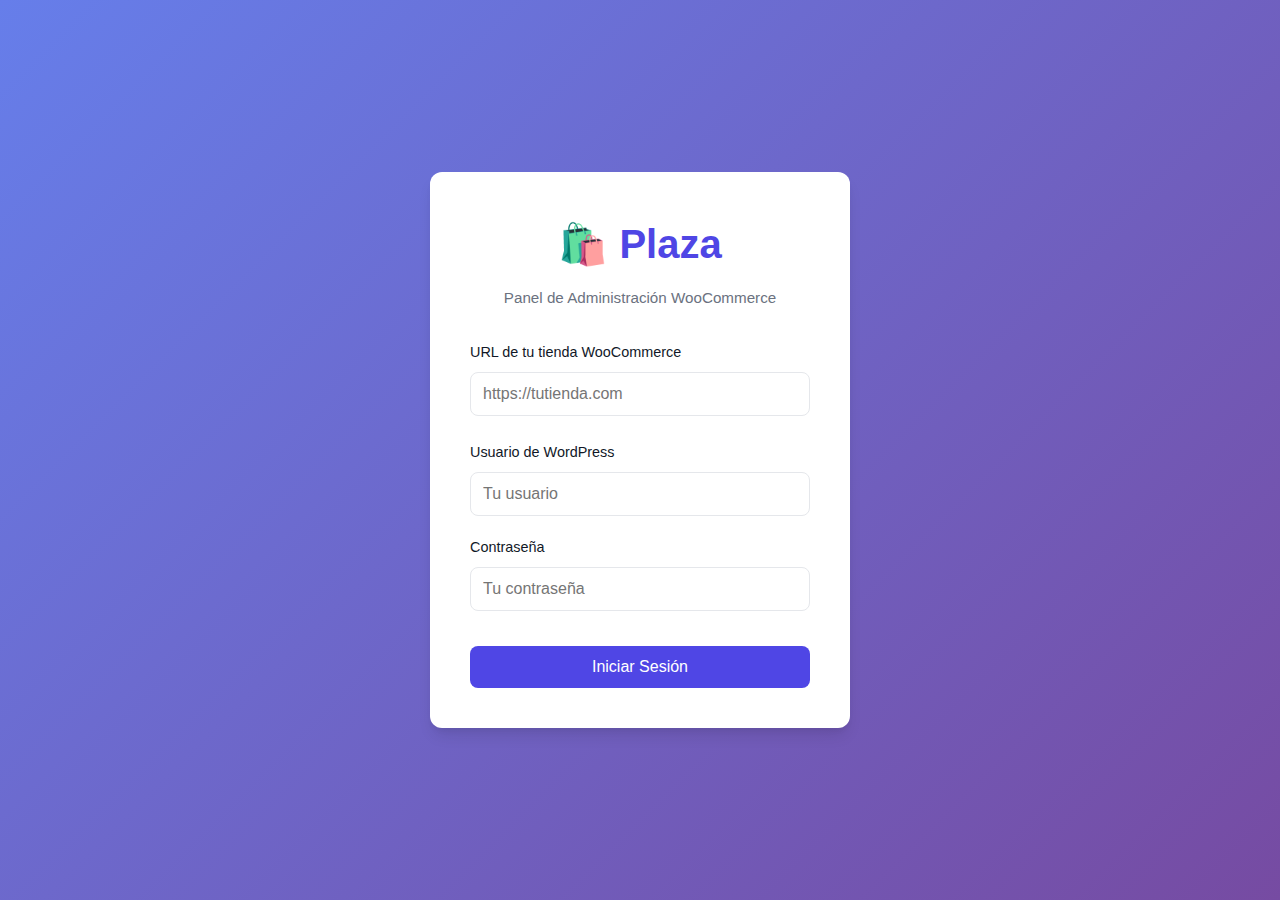
<file: index.html>
<!DOCTYPE html>
<html lang="es">
<head>
    <meta charset="UTF-8">
    <meta name="viewport" content="width=device-width, initial-scale=1.0">
    <title>Plaza - Panel de Administración</title>
    <link rel="stylesheet" href="styles.css">
</head>
<body>
    <!-- Pantalla de Login -->
    <div id="login-screen" class="screen active">
        <div class="login-container">
            <div class="login-box">
                <h1>🛍️ Plaza</h1>
                <p class="subtitle">Panel de Administración WooCommerce</p>
                
                <!-- Campo de URL -->
                <div class="form-group">
                    <label for="woocommerce-url">URL de tu tienda WooCommerce</label>
                    <input type="url" id="woocommerce-url" name="woocommerce-url" placeholder="https://tutienda.com" required>
                </div>
                
                <!-- Formulario de Login Simple -->
                <form id="login-form" style="margin-top: 25px;">
                    <div class="form-group">
                        <label for="username">Usuario de WordPress</label>
                        <input type="text" id="username" name="username" placeholder="Tu usuario" required>
                    </div>
                    
                    <div class="form-group">
                        <label for="password">Contraseña</label>
                        <input type="password" id="password" name="password" placeholder="Tu contraseña" required>
                    </div>
                    
                    <!-- Application Password (solo si no está guardado) -->
                    <div id="app-password-group" class="form-group" style="display: none;">
                        <label for="app-password">Application Password (Solo primera vez)</label>
                        <input type="text" id="app-password" name="app-password" placeholder="Application Password de WordPress" style="font-family: monospace;">
                        <p style="font-size: 12px; color: var(--text-secondary); margin-top: 5px;">
                            💡 Obtén tu Application Password desde WordPress: <strong>Usuarios → Tu Perfil → Sección "Application Passwords"</strong>
                        </p>
                    </div>
                    
                    <button type="submit" class="btn btn-primary btn-block" style="margin-top: 15px;">
                        Iniciar Sesión
                    </button>
                </form>
                
                <div id="login-error" class="error-message"></div>
            </div>
        </div>
    </div>

    <!-- Dashboard Principal -->
    <div id="dashboard-screen" class="screen">
        <!-- Header -->
        <header class="header">
            <div class="header-content">
                <h1>🛍️ Plaza</h1>
                <div class="header-actions">
                    <span id="user-info" class="user-info"></span>
                    <button id="logout-btn" class="btn btn-secondary">Cerrar Sesión</button>
                </div>
            </div>
        </header>

        <!-- Navegación -->
        <nav class="sidebar">
            <ul class="nav-menu">
                <li><a href="#" data-page="dashboard" class="nav-link active">📊 Dashboard</a></li>
                <li><a href="#" data-page="products" class="nav-link">📦 Productos</a></li>
                <li><a href="#" data-page="orders" class="nav-link">🛒 Pedidos</a></li>
                <li><a href="#" data-page="customers" class="nav-link">👥 Clientes</a></li>
                <li><a href="#" data-page="reports" class="nav-link">📈 Reportes</a></li>
                <li id="shipping-menu-item" style="display: none;"><a href="#" data-page="shipping" class="nav-link">🚚 Envíos</a></li>
            </ul>
        </nav>

        <!-- Contenido Principal -->
        <main class="main-content">
            <!-- Dashboard -->
            <div id="dashboard-page" class="page active">
                <h2>Dashboard</h2>
                <div class="stats-grid">
                    <div class="stat-card">
                        <div class="stat-icon">📦</div>
                        <div class="stat-info">
                            <h3 id="total-products">-</h3>
                            <p>Productos</p>
                        </div>
                    </div>
                    <div class="stat-card">
                        <div class="stat-icon">🛒</div>
                        <div class="stat-info">
                            <h3 id="total-orders">-</h3>
                            <p>Pedidos</p>
                        </div>
                    </div>
                    <div class="stat-card">
                        <div class="stat-icon">⏳</div>
                        <div class="stat-info">
                            <h3 id="pending-orders">-</h3>
                            <p>Pedidos Pendientes</p>
                        </div>
                    </div>
                    <div class="stat-card">
                        <div class="stat-icon">✅</div>
                        <div class="stat-info">
                            <h3 id="completed-orders">-</h3>
                            <p>Pedidos Completados</p>
                        </div>
                    </div>
                </div>
            </div>

            <!-- Página de Productos -->
            <div id="products-page" class="page">
                <div class="page-header">
                    <h2>Gestión de Productos</h2>
                    <button id="new-product-btn" class="btn btn-primary">➕ Nuevo Producto</button>
                </div>
                
                <div class="filters-bar">
                    <input type="text" id="product-search" class="search-input" placeholder="🔍 Buscar productos...">
                    <select id="product-status-filter" class="filter-select">
                        <option value="">Todos los estados</option>
                        <option value="publish">Publicado</option>
                        <option value="draft">Borrador</option>
                        <option value="pending">Pendiente</option>
                    </select>
                </div>

                <div class="table-container">
                    <table id="products-table" class="data-table">
                        <thead>
                            <tr>
                                <th>Imagen</th>
                                <th>Nombre</th>
                                <th>SKU</th>
                                <th>Precio</th>
                                <th>Stock</th>
                                <th>Estado</th>
                                <th>Acciones</th>
                            </tr>
                        </thead>
                        <tbody id="products-tbody">
                            <tr>
                                <td colspan="7" class="loading">Cargando productos...</td>
                            </tr>
                        </tbody>
                    </table>
                </div>
                <div id="products-pagination" class="pagination"></div>
            </div>

            <!-- Página de Pedidos -->
            <div id="orders-page" class="page">
                <div class="page-header">
                    <h2>Gestión de Pedidos</h2>
                </div>
                
                <div class="filters-bar">
                    <input type="text" id="order-search" class="search-input" placeholder="🔍 Buscar pedidos...">
                    <select id="order-status-filter" class="filter-select">
                        <option value="">Todos los estados</option>
                        <option value="pending">Pendiente</option>
                        <option value="processing">Procesando</option>
                        <option value="on-hold">En espera</option>
                        <option value="completed">Completado</option>
                        <option value="cancelled">Cancelado</option>
                        <option value="refunded">Reembolsado</option>
                        <option value="failed">Fallido</option>
                    </select>
                </div>

                <div class="table-container">
                    <table id="orders-table" class="data-table">
                        <thead>
                            <tr>
                                <th>ID</th>
                                <th>Fecha</th>
                                <th>Cliente</th>
                                <th>Total</th>
                                <th>Estado</th>
                                <th>Acciones</th>
                            </tr>
                        </thead>
                        <tbody id="orders-tbody">
                            <tr>
                                <td colspan="6" class="loading">Cargando pedidos...</td>
                            </tr>
                        </tbody>
                    </table>
                </div>
                <div id="orders-pagination" class="pagination"></div>
            </div>

            <!-- Página de Clientes -->
            <div id="customers-page" class="page">
                <div class="page-header">
                    <h2>Gestión de Clientes</h2>
                </div>
                
                <div class="filters-bar">
                    <input type="text" id="customer-search" class="search-input" placeholder="🔍 Buscar clientes...">
                </div>

                <div class="table-container">
                    <table id="customers-table" class="data-table">
                        <thead>
                            <tr>
                                <th>Nombre</th>
                                <th>Email</th>
                                <th>Teléfono</th>
                                <th>Dirección</th>
                            </tr>
                        </thead>
                        <tbody id="customers-tbody">
                            <tr>
                                <td colspan="4" class="loading">Cargando clientes...</td>
                            </tr>
                        </tbody>
                    </table>
                </div>
                <div id="customers-pagination" class="pagination"></div>
            </div>

            <!-- Página de Reportes -->
            <div id="reports-page" class="page">
                <div class="page-header">
                    <h2>Reportes y Analytics</h2>
                </div>
                
                <!-- Filtros de Fecha -->
                <div class="reports-filters">
                    <div class="date-filters">
                        <div class="date-input-group">
                            <label for="report-date-from">Desde</label>
                            <input type="date" id="report-date-from" class="date-input">
                        </div>
                        <div class="date-input-group">
                            <label for="report-date-to">Hasta</label>
                            <input type="date" id="report-date-to" class="date-input">
                        </div>
                        <button type="button" id="update-report-btn" class="btn btn-primary">Actualizar Reporte</button>
                        <button type="button" id="reset-report-btn" class="btn btn-secondary">Resetear</button>
                    </div>
                    <div id="report-period" class="report-period"></div>
                </div>

                <!-- KPIs -->
                <div class="kpi-grid">
                    <div class="kpi-card">
                        <div class="kpi-icon">💰</div>
                        <div class="kpi-content">
                            <h3 id="kpi-total-sales">$0</h3>
                            <p>Total facturado en el periodo</p>
                        </div>
                    </div>
                    <div class="kpi-card">
                        <div class="kpi-icon">📦</div>
                        <div class="kpi-content">
                            <h3 id="kpi-total-orders">0</h3>
                            <p>Total de pedidos realizados</p>
                        </div>
                    </div>
                    <div class="kpi-card">
                        <div class="kpi-icon">📊</div>
                        <div class="kpi-content">
                            <h3 id="kpi-avg-ticket">$0</h3>
                            <p>Valor promedio por pedido</p>
                        </div>
                    </div>
                    <div class="kpi-card">
                        <div class="kpi-icon">👥</div>
                        <div class="kpi-content">
                            <h3 id="kpi-unique-customers">0</h3>
                            <p>Clientes únicos con pedidos</p>
                        </div>
                    </div>
                    <div class="kpi-card">
                        <div class="kpi-icon">🛒</div>
                        <div class="kpi-content">
                            <h3 id="kpi-products-sold">0</h3>
                            <p>Total de unidades vendidas</p>
                        </div>
                    </div>
                    <div class="kpi-card">
                        <div class="kpi-icon">📈</div>
                        <div class="kpi-content">
                            <h3 id="kpi-unique-products">0</h3>
                            <p>Diferentes productos vendidos</p>
                        </div>
                    </div>
                </div>

                <!-- Estados de Pedidos -->
                <div class="report-section">
                    <h3>Estados de Pedidos</h3>
                    <div id="order-status-chart" class="status-chart">
                        <!-- Se generará dinámicamente -->
                    </div>
                </div>

                <!-- Productos Más Vendidos -->
                <div class="report-section">
                    <h3>Productos Más Vendidos</h3>
                    <div class="table-container">
                        <table id="top-products-table" class="data-table">
                            <thead>
                                <tr>
                                    <th>#</th>
                                    <th>PRODUCTO</th>
                                    <th>CANTIDAD VENDIDA</th>
                                    <th>INGRESOS</th>
                                </tr>
                            </thead>
                            <tbody id="top-products-tbody">
                                <tr>
                                    <td colspan="4" class="loading">Cargando productos...</td>
                                </tr>
                            </tbody>
                        </table>
                    </div>
                </div>
            </div>

            <!-- Página de Envíos (Solo Admin) -->
            <div id="shipping-page" class="page">
                <div class="page-header">
                    <h2>Envíos</h2>
                    <button id="add-shipping-zone-btn" class="btn btn-primary">Añadir zona de envío</button>
                </div>
                
                <div id="shipping-container">
                    <div id="shipping-loading" class="loading" style="padding: 40px; text-align: center;">
                        Cargando zonas de envío...
                    </div>
                    
                    <div id="shipping-zones-list" style="display: none;">
                        <!-- Las zonas de envío se cargarán dinámicamente -->
                    </div>
                </div>
            </div>
        </main>
    </div>

    <!-- Modal para Producto -->
    <div id="product-modal" class="modal">
        <div class="modal-content">
            <div class="modal-header">
                <h3 id="product-modal-title">Nuevo Producto</h3>
                <button class="modal-close" id="product-modal-close">&times;</button>
            </div>
            <form id="product-form">
                <div class="form-group">
                    <label for="product-name">Nombre del Producto *</label>
                    <input type="text" id="product-name" required>
                </div>
                <div class="form-row">
                    <div class="form-group">
                        <label for="product-price">Precio Regular *</label>
                        <input type="number" id="product-price" step="0.01" min="0" required>
                    </div>
                    <div class="form-group">
                        <label for="product-sale-price">Precio de Oferta</label>
                        <input type="number" id="product-sale-price" step="0.01" min="0">
                    </div>
                </div>
                <div class="form-row">
                    <div class="form-group">
                        <label for="product-sku">SKU</label>
                        <input type="text" id="product-sku">
                    </div>
                    <div class="form-group">
                        <label for="product-stock">Stock</label>
                        <input type="number" id="product-stock" min="0">
                    </div>
                </div>
                <div class="form-group">
                    <label for="product-status">Estado</label>
                    <select id="product-status">
                        <option value="publish">Publicado</option>
                        <option value="draft">Borrador</option>
                        <option value="pending">Pendiente</option>
                    </select>
                </div>
                <!-- Descripciones -->
                <div class="form-group">
                    <label>Descripciones</label>
                    
                    <!-- Descripción Corta -->
                    <div style="margin-bottom: 20px;">
                        <label for="product-short-description" style="font-weight: 600; margin-bottom: 8px; display: block;">Descripción Corta</label>
                        <div class="rich-editor">
                            <div class="editor-toolbar" data-editor="short-description">
                                <button type="button" class="toolbar-btn" data-command="bold" title="Negrita">
                                    <strong>B</strong>
                                </button>
                                <button type="button" class="toolbar-btn" data-command="italic" title="Cursiva">
                                    <em>I</em>
                                </button>
                                <button type="button" class="toolbar-btn" data-command="underline" title="Subrayado">
                                    <u>U</u>
                                </button>
                                <button type="button" class="toolbar-btn" data-command="strikeThrough" title="Tachado">
                                    <s>S</s>
                                </button>
                                <div class="toolbar-separator"></div>
                                <button type="button" class="toolbar-btn" data-command="insertUnorderedList" title="Lista con viñetas">
                                    <span>•</span>
                                </button>
                                <button type="button" class="toolbar-btn" data-command="insertOrderedList" title="Lista numerada">
                                    <span>1.</span>
                                </button>
                                <div class="toolbar-separator"></div>
                                <button type="button" class="toolbar-btn" data-command="createLink" title="Insertar enlace">
                                    🔗
                                </button>
                                <button type="button" class="toolbar-btn" data-command="unlink" title="Quitar enlace">
                                    🔗̸
                                </button>
                                <div class="toolbar-separator"></div>
                                <button type="button" class="toolbar-btn" data-command="undo" title="Deshacer">
                                    ↶
                                </button>
                                <button type="button" class="toolbar-btn" data-command="redo" title="Rehacer">
                                    ↷
                                </button>
                                <div class="toolbar-separator"></div>
                                <button type="button" class="toolbar-btn editor-tab active" data-tab="visual" data-editor="short-description">Visual</button>
                                <button type="button" class="toolbar-btn editor-tab" data-tab="code" data-editor="short-description">Código</button>
                            </div>
                            <div class="editor-content">
                                <div class="editor-visual" id="short-description-visual" contenteditable="true"></div>
                                <textarea class="editor-code" id="short-description-code" style="display: none;"></textarea>
                            </div>
                        </div>
                    </div>
                    
                    <!-- Descripción Larga -->
                    <div>
                        <label for="product-description" style="font-weight: 600; margin-bottom: 8px; display: block;">Descripción</label>
                        <div class="rich-editor">
                            <div class="editor-toolbar" data-editor="description">
                                <button type="button" class="toolbar-btn" data-command="bold" title="Negrita">
                                    <strong>B</strong>
                                </button>
                                <button type="button" class="toolbar-btn" data-command="italic" title="Cursiva">
                                    <em>I</em>
                                </button>
                                <button type="button" class="toolbar-btn" data-command="underline" title="Subrayado">
                                    <u>U</u>
                                </button>
                                <button type="button" class="toolbar-btn" data-command="strikeThrough" title="Tachado">
                                    <s>S</s>
                                </button>
                                <div class="toolbar-separator"></div>
                                <button type="button" class="toolbar-btn" data-command="insertUnorderedList" title="Lista con viñetas">
                                    <span>•</span>
                                </button>
                                <button type="button" class="toolbar-btn" data-command="insertOrderedList" title="Lista numerada">
                                    <span>1.</span>
                                </button>
                                <div class="toolbar-separator"></div>
                                <button type="button" class="toolbar-btn" data-command="createLink" title="Insertar enlace">
                                    🔗
                                </button>
                                <button type="button" class="toolbar-btn" data-command="unlink" title="Quitar enlace">
                                    🔗̸
                                </button>
                                <div class="toolbar-separator"></div>
                                <button type="button" class="toolbar-btn" data-command="undo" title="Deshacer">
                                    ↶
                                </button>
                                <button type="button" class="toolbar-btn" data-command="redo" title="Rehacer">
                                    ↷
                                </button>
                                <div class="toolbar-separator"></div>
                                <button type="button" class="toolbar-btn editor-tab active" data-tab="visual" data-editor="description">Visual</button>
                                <button type="button" class="toolbar-btn editor-tab" data-tab="code" data-editor="description">Código</button>
                            </div>
                            <div class="editor-content">
                                <div class="editor-visual" id="description-visual" contenteditable="true"></div>
                                <textarea class="editor-code" id="description-code" style="display: none;"></textarea>
                            </div>
                        </div>
                    </div>
                </div>
                
                <!-- Sección de Envío -->
                <div class="form-group">
                    <label style="font-weight: 600; margin-bottom: 15px; display: block;">Envío</label>
                    
                    <!-- Peso -->
                    <div style="margin-bottom: 20px;">
                        <label for="product-weight" style="font-weight: 500; margin-bottom: 8px; display: block;">Peso (kg)</label>
                        <input type="number" id="product-weight" step="0.01" min="0" placeholder="0.00">
                        <small style="color: var(--text-secondary); display: block; margin-top: 5px;">
                            Peso del producto en kilogramos.
                        </small>
                    </div>
                    
                    <!-- Dimensiones -->
                    <div style="margin-bottom: 20px;">
                        <label style="font-weight: 500; margin-bottom: 8px; display: block;">Dimensiones (cm)</label>
                        <div class="form-row">
                            <div class="form-group" style="margin-bottom: 0;">
                                <label for="product-length" style="font-size: 0.875rem; color: var(--text-secondary);">Longitud</label>
                                <input type="number" id="product-length" step="0.01" min="0" placeholder="0">
                            </div>
                            <div class="form-group" style="margin-bottom: 0;">
                                <label for="product-width" style="font-size: 0.875rem; color: var(--text-secondary);">Ancho</label>
                                <input type="number" id="product-width" step="0.01" min="0" placeholder="0">
                            </div>
                            <div class="form-group" style="margin-bottom: 0;">
                                <label for="product-height" style="font-size: 0.875rem; color: var(--text-secondary);">Alto</label>
                                <input type="number" id="product-height" step="0.01" min="0" placeholder="0">
                            </div>
                        </div>
                        <small style="color: var(--text-secondary); display: block; margin-top: 5px;">
                            Dimensiones del producto en centímetros (Largo x Ancho x Alto).
                        </small>
                    </div>
                    
                    <!-- Clase de Envío -->
                    <div>
                        <label for="product-shipping-class" style="font-weight: 500; margin-bottom: 8px; display: block;">Clase de envío</label>
                        <select id="product-shipping-class">
                            <option value="">Ninguna clase de envío</option>
                            <!-- Las clases de envío se cargarán dinámicamente -->
                        </select>
                        <small style="color: var(--text-secondary); display: block; margin-top: 5px;">
                            Selecciona una clase de envío para este producto. Las clases de envío se configuran en WooCommerce > Envío > Clases de envío.
                        </small>
                    </div>
                </div>
                
                <!-- Sección de Imágenes -->
                <div class="form-group">
                    <label>Imágenes del Producto</label>
                    <div id="product-images-container" class="images-container">
                        <!-- Las imágenes se agregarán aquí dinámicamente -->
                    </div>
                    <div class="image-input-group">
                        <input type="url" id="product-image-url" placeholder="https://... (pega la URL de la imagen)" class="image-url-input">
                        <button type="button" id="add-image-btn" class="btn btn-secondary btn-sm">➕ Agregar URL</button>
                    </div>
                    <div style="margin-top: 10px; display: flex; align-items: center; gap: 10px;">
                        <label for="product-image-file" class="btn btn-secondary btn-sm" style="cursor: pointer; margin: 0;">
                            📁 Subir Archivo
                        </label>
                        <input type="file" id="product-image-file" accept="image/*" style="display: none;">
                        <small style="color: var(--text-secondary);">
                            O sube una imagen desde tu computadora
                        </small>
                    </div>
                    <small style="color: var(--text-secondary); display: block; margin-top: 8px;">
                        💡 Puedes agregar múltiples imágenes. La primera será la imagen principal.
                    </small>
                </div>
                
                <div class="modal-actions">
                    <div style="display: flex; justify-content: space-between; width: 100%; align-items: center;">
                        <div>
                            <button type="button" id="delete-product-btn" class="btn btn-danger" style="display: none;">🗑️ Eliminar Producto</button>
                        </div>
                        <div style="display: flex; gap: 10px;">
                            <button type="button" class="btn btn-secondary" id="product-form-cancel">Cancelar</button>
                            <button type="submit" class="btn btn-primary">Guardar Producto</button>
                        </div>
                    </div>
                </div>
            </form>
        </div>
    </div>

    <!-- Modal para Cambiar Estado de Pedido -->
    <div id="order-status-modal" class="modal">
        <div class="modal-content">
            <div class="modal-header">
                <h3>Cambiar Estado del Pedido</h3>
                <button class="modal-close" id="order-status-modal-close">&times;</button>
            </div>
            <form id="order-status-form">
                <div class="form-group">
                    <label for="new-order-status">Nuevo Estado *</label>
                    <select id="new-order-status" required>
                        <option value="pending">Pendiente</option>
                        <option value="processing">Procesando</option>
                        <option value="on-hold">En espera</option>
                        <option value="completed">Completado</option>
                        <option value="cancelled">Cancelado</option>
                        <option value="refunded">Reembolsado</option>
                        <option value="failed">Fallido</option>
                    </select>
                </div>
                <div class="modal-actions">
                    <button type="button" class="btn btn-secondary" id="order-status-form-cancel">Cancelar</button>
                    <button type="submit" class="btn btn-primary">Actualizar Estado</button>
                </div>
            </form>
        </div>
    </div>

    <!-- Modal para Zona de Envío -->
    <div id="shipping-zone-modal" class="modal">
        <div class="modal-content">
            <div class="modal-header">
                <h3 id="shipping-zone-modal-title">Nueva Zona de Envío</h3>
                <button class="modal-close" id="shipping-zone-modal-close">&times;</button>
            </div>
            <form id="shipping-zone-form">
                <div class="form-group">
                    <label for="zone-name">Nombre de la zona *</label>
                    <input type="text" id="zone-name" required placeholder="Ej: Envío Nacional">
                </div>
                
                <div class="form-group">
                    <label for="zone-location-type">Tipo de ubicación</label>
                    <select id="zone-location-type" class="form-control">
                        <option value="all">Todos los países</option>
                        <option value="countries">Países específicos</option>
                        <option value="states">Estados/Provincias específicos</option>
                        <option value="postcodes">Códigos postales específicos</option>
                    </select>
                </div>
                
                <div id="zone-locations-container" style="display: none;">
                    <div class="form-group">
                        <label id="zone-locations-label" for="zone-locations">Ubicaciones (una por línea o separadas por comas)</label>
                        <textarea id="zone-locations" rows="5" placeholder="Ej: ES, FR, IT o para códigos postales: 28001, 28002"></textarea>
                        <small style="color: var(--text-secondary); margin-top: 5px; display: block;">
                            Para países: usa códigos ISO (ES, FR, US, etc.)<br>
                            Para estados: usa formato PAÍS:ESTADO (ES:28, US:CA, etc.)<br>
                            Para códigos postales: ingresa los códigos separados por comas
                        </small>
                    </div>
                </div>
                
                <div class="form-actions">
                    <button type="button" class="btn btn-secondary" id="shipping-zone-cancel-btn">Cancelar</button>
                    <button type="submit" class="btn btn-primary">Guardar Zona</button>
                </div>
            </form>
        </div>
    </div>

    <!-- Toast para Notificaciones -->
    <div id="toast" class="toast"></div>

    <script src="auth.js"></script>
    <script src="api.js"></script>
    <script src="app.js"></script>
</body>
</html>
</file>
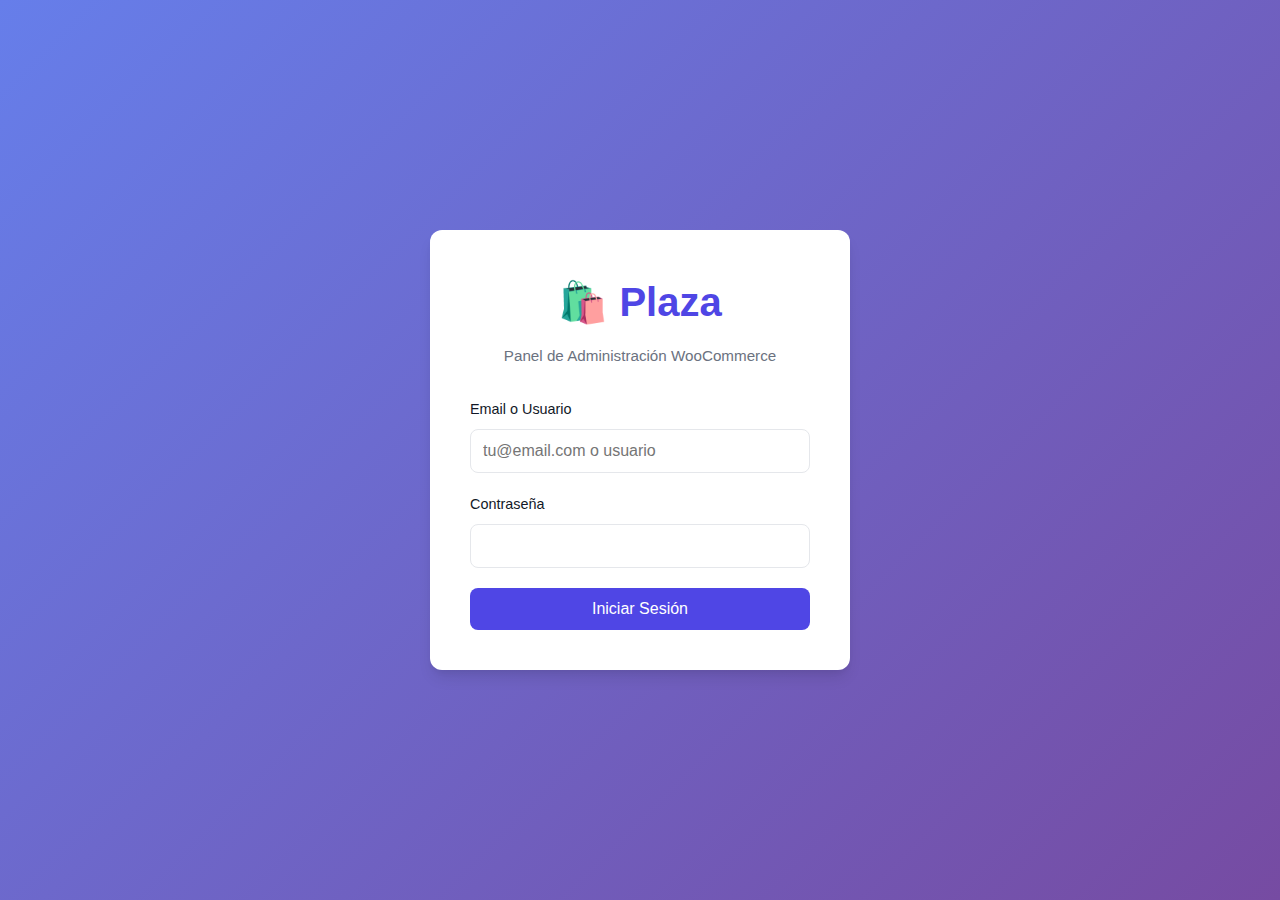
<file: public_html/index.html>
<!DOCTYPE html>
<html lang="es">
<head>
    <meta charset="UTF-8">
    <meta name="viewport" content="width=device-width, initial-scale=1.0">
    <title>Plaza - Panel de Administración</title>
    <link rel="stylesheet" href="styles.css">
</head>
<body>
    <!-- Pantalla de Login -->
    <div id="login-screen" class="screen active">
        <div class="login-container">
            <div class="login-box">
                <h1>🛍️ Plaza</h1>
                <p class="subtitle">Panel de Administración WooCommerce</p>
                <form id="login-form">
                    <div class="form-group">
                        <label for="username">Email o Usuario</label>
                        <input type="text" id="username" name="username" required autocomplete="username" placeholder="tu@email.com o usuario">
                    </div>
                    <div class="form-group">
                        <label for="password">Contraseña</label>
                        <input type="password" id="password" name="password" required autocomplete="current-password">
                    </div>
                    <button type="submit" class="btn btn-primary btn-block">Iniciar Sesión</button>
                    <div id="login-error" class="error-message"></div>
                </form>
            </div>
        </div>
    </div>

    <!-- Dashboard Principal -->
    <div id="dashboard-screen" class="screen">
        <!-- Header -->
        <header class="header">
            <div class="header-content">
                <h1>🛍️ Plaza</h1>
                <div class="header-actions">
                    <span id="user-info" class="user-info"></span>
                    <button id="logout-btn" class="btn btn-secondary">Cerrar Sesión</button>
                </div>
            </div>
        </header>

        <!-- Navegación -->
        <nav class="sidebar">
            <ul class="nav-menu">
                <li><a href="#" data-page="dashboard" class="nav-link active">📊 Dashboard</a></li>
                <li><a href="#" data-page="products" class="nav-link">📦 Productos</a></li>
                <li><a href="#" data-page="orders" class="nav-link">🛒 Pedidos</a></li>
                <li><a href="#" data-page="customers" class="nav-link">👥 Clientes</a></li>
                <li><a href="#" data-page="reports" class="nav-link">📈 Reportes</a></li>
                <li id="shipping-menu-item" style="display: none;"><a href="#" data-page="shipping" class="nav-link">🚚 Envíos</a></li>
            </ul>
        </nav>

        <!-- Contenido Principal -->
        <main class="main-content">
            <!-- Dashboard -->
            <div id="dashboard-page" class="page active">
                <h2>Dashboard</h2>
                <div class="stats-grid">
                    <div class="stat-card">
                        <div class="stat-icon">📦</div>
                        <div class="stat-info">
                            <h3 id="total-products">-</h3>
                            <p>Productos</p>
                        </div>
                    </div>
                    <div class="stat-card">
                        <div class="stat-icon">🛒</div>
                        <div class="stat-info">
                            <h3 id="total-orders">-</h3>
                            <p>Pedidos</p>
                        </div>
                    </div>
                    <div class="stat-card">
                        <div class="stat-icon">⏳</div>
                        <div class="stat-info">
                            <h3 id="pending-orders">-</h3>
                            <p>Pedidos Pendientes</p>
                        </div>
                    </div>
                    <div class="stat-card">
                        <div class="stat-icon">✅</div>
                        <div class="stat-info">
                            <h3 id="completed-orders">-</h3>
                            <p>Pedidos Completados</p>
                        </div>
                    </div>
                </div>
            </div>

            <!-- Página de Productos -->
            <div id="products-page" class="page">
                <div class="page-header">
                    <h2>Gestión de Productos</h2>
                    <button id="new-product-btn" class="btn btn-primary">➕ Nuevo Producto</button>
                </div>
                
                <div class="filters-bar">
                    <input type="text" id="product-search" class="search-input" placeholder="🔍 Buscar productos...">
                    <select id="product-status-filter" class="filter-select">
                        <option value="">Todos los estados</option>
                        <option value="publish">Publicado</option>
                        <option value="draft">Borrador</option>
                        <option value="pending">Pendiente</option>
                    </select>
                </div>

                <div class="table-container">
                    <table id="products-table" class="data-table">
                        <thead>
                            <tr>
                                <th>Imagen</th>
                                <th>Nombre</th>
                                <th>SKU</th>
                                <th>Precio</th>
                                <th>Stock</th>
                                <th>Estado</th>
                                <th>Acciones</th>
                            </tr>
                        </thead>
                        <tbody id="products-tbody">
                            <tr>
                                <td colspan="7" class="loading">Cargando productos...</td>
                            </tr>
                        </tbody>
                    </table>
                </div>
                <div id="products-pagination" class="pagination"></div>
            </div>

            <!-- Página de Pedidos -->
            <div id="orders-page" class="page">
                <div class="page-header">
                    <h2>Gestión de Pedidos</h2>
                </div>
                
                <div class="filters-bar">
                    <input type="text" id="order-search" class="search-input" placeholder="🔍 Buscar pedidos...">
                    <select id="order-status-filter" class="filter-select">
                        <option value="">Todos los estados</option>
                        <option value="pending">Pendiente</option>
                        <option value="processing">Procesando</option>
                        <option value="on-hold">En espera</option>
                        <option value="completed">Completado</option>
                        <option value="cancelled">Cancelado</option>
                        <option value="refunded">Reembolsado</option>
                        <option value="failed">Fallido</option>
                    </select>
                </div>

                <div class="table-container">
                    <table id="orders-table" class="data-table">
                        <thead>
                            <tr>
                                <th>ID</th>
                                <th>Fecha</th>
                                <th>Cliente</th>
                                <th>Total</th>
                                <th>Estado</th>
                                <th>Acciones</th>
                            </tr>
                        </thead>
                        <tbody id="orders-tbody">
                            <tr>
                                <td colspan="6" class="loading">Cargando pedidos...</td>
                            </tr>
                        </tbody>
                    </table>
                </div>
                <div id="orders-pagination" class="pagination"></div>
            </div>

            <!-- Página de Clientes -->
            <div id="customers-page" class="page">
                <div class="page-header">
                    <h2>Gestión de Clientes</h2>
                </div>
                
                <div class="filters-bar">
                    <input type="text" id="customer-search" class="search-input" placeholder="🔍 Buscar clientes...">
                </div>

                <div class="table-container">
                    <table id="customers-table" class="data-table">
                        <thead>
                            <tr>
                                <th>Nombre</th>
                                <th>Email</th>
                                <th>Teléfono</th>
                                <th>Dirección</th>
                            </tr>
                        </thead>
                        <tbody id="customers-tbody">
                            <tr>
                                <td colspan="4" class="loading">Cargando clientes...</td>
                            </tr>
                        </tbody>
                    </table>
                </div>
                <div id="customers-pagination" class="pagination"></div>
            </div>

            <!-- Página de Reportes -->
            <div id="reports-page" class="page">
                <div class="page-header">
                    <h2>Reportes y Analytics</h2>
                </div>
                
                <!-- Filtros de Fecha -->
                <div class="reports-filters">
                    <div class="date-filters">
                        <div class="date-input-group">
                            <label for="report-date-from">Desde</label>
                            <input type="date" id="report-date-from" class="date-input">
                        </div>
                        <div class="date-input-group">
                            <label for="report-date-to">Hasta</label>
                            <input type="date" id="report-date-to" class="date-input">
                        </div>
                        <button type="button" id="update-report-btn" class="btn btn-primary">Actualizar Reporte</button>
                        <button type="button" id="reset-report-btn" class="btn btn-secondary">Resetear</button>
                    </div>
                    <div id="report-period" class="report-period"></div>
                </div>

                <!-- KPIs -->
                <div class="kpi-grid">
                    <div class="kpi-card">
                        <div class="kpi-icon">💰</div>
                        <div class="kpi-content">
                            <h3 id="kpi-total-sales">$0</h3>
                            <p>Total facturado en el periodo</p>
                        </div>
                    </div>
                    <div class="kpi-card">
                        <div class="kpi-icon">📦</div>
                        <div class="kpi-content">
                            <h3 id="kpi-total-orders">0</h3>
                            <p>Total de pedidos realizados</p>
                        </div>
                    </div>
                    <div class="kpi-card">
                        <div class="kpi-icon">📊</div>
                        <div class="kpi-content">
                            <h3 id="kpi-avg-ticket">$0</h3>
                            <p>Valor promedio por pedido</p>
                        </div>
                    </div>
                    <div class="kpi-card">
                        <div class="kpi-icon">👥</div>
                        <div class="kpi-content">
                            <h3 id="kpi-unique-customers">0</h3>
                            <p>Clientes únicos con pedidos</p>
                        </div>
                    </div>
                    <div class="kpi-card">
                        <div class="kpi-icon">🛒</div>
                        <div class="kpi-content">
                            <h3 id="kpi-products-sold">0</h3>
                            <p>Total de unidades vendidas</p>
                        </div>
                    </div>
                    <div class="kpi-card">
                        <div class="kpi-icon">📈</div>
                        <div class="kpi-content">
                            <h3 id="kpi-unique-products">0</h3>
                            <p>Diferentes productos vendidos</p>
                        </div>
                    </div>
                </div>

                <!-- Estados de Pedidos -->
                <div class="report-section">
                    <h3>Estados de Pedidos</h3>
                    <div id="order-status-chart" class="status-chart">
                        <!-- Se generará dinámicamente -->
                    </div>
                </div>

                <!-- Productos Más Vendidos -->
                <div class="report-section">
                    <h3>Productos Más Vendidos</h3>
                    <div class="table-container">
                        <table id="top-products-table" class="data-table">
                            <thead>
                                <tr>
                                    <th>#</th>
                                    <th>PRODUCTO</th>
                                    <th>CANTIDAD VENDIDA</th>
                                    <th>INGRESOS</th>
                                </tr>
                            </thead>
                            <tbody id="top-products-tbody">
                                <tr>
                                    <td colspan="4" class="loading">Cargando productos...</td>
                                </tr>
                            </tbody>
                        </table>
                    </div>
                </div>
            </div>

            <!-- Página de Envíos (Solo Admin) -->
            <div id="shipping-page" class="page">
                <div class="page-header">
                    <h2>Envíos</h2>
                    <button id="add-shipping-zone-btn" class="btn btn-primary">Añadir zona de envío</button>
                </div>
                
                <div id="shipping-container">
                    <div id="shipping-loading" class="loading" style="padding: 40px; text-align: center;">
                        Cargando zonas de envío...
                    </div>
                    
                    <div id="shipping-zones-list" style="display: none;">
                        <!-- Las zonas de envío se cargarán dinámicamente -->
                    </div>
                </div>
            </div>
        </main>
    </div>

    <!-- Modal para Producto -->
    <div id="product-modal" class="modal">
        <div class="modal-content">
            <div class="modal-header">
                <h3 id="product-modal-title">Nuevo Producto</h3>
                <button class="modal-close" id="product-modal-close">&times;</button>
            </div>
            <form id="product-form">
                <div class="form-group">
                    <label for="product-name">Nombre del Producto *</label>
                    <input type="text" id="product-name" required>
                </div>
                <div class="form-row">
                    <div class="form-group">
                        <label for="product-price">Precio Regular *</label>
                        <input type="number" id="product-price" step="0.01" min="0" required>
                    </div>
                    <div class="form-group">
                        <label for="product-sale-price">Precio de Oferta</label>
                        <input type="number" id="product-sale-price" step="0.01" min="0">
                    </div>
                </div>
                <div class="form-row">
                    <div class="form-group">
                        <label for="product-sku">SKU</label>
                        <input type="text" id="product-sku">
                    </div>
                    <div class="form-group">
                        <label for="product-stock">Stock</label>
                        <input type="number" id="product-stock" min="0">
                    </div>
                </div>
                <div class="form-group">
                    <label for="product-status">Estado</label>
                    <select id="product-status">
                        <option value="publish">Publicado</option>
                        <option value="draft">Borrador</option>
                        <option value="pending">Pendiente</option>
                    </select>
                </div>
                <!-- Descripciones -->
                <div class="form-group">
                    <label>Descripciones</label>
                    
                    <!-- Descripción Corta -->
                    <div style="margin-bottom: 20px;">
                        <label for="product-short-description" style="font-weight: 600; margin-bottom: 8px; display: block;">Descripción Corta</label>
                        <div class="rich-editor">
                            <div class="editor-toolbar" data-editor="short-description">
                                <button type="button" class="toolbar-btn" data-command="bold" title="Negrita">
                                    <strong>B</strong>
                                </button>
                                <button type="button" class="toolbar-btn" data-command="italic" title="Cursiva">
                                    <em>I</em>
                                </button>
                                <button type="button" class="toolbar-btn" data-command="underline" title="Subrayado">
                                    <u>U</u>
                                </button>
                                <button type="button" class="toolbar-btn" data-command="strikeThrough" title="Tachado">
                                    <s>S</s>
                                </button>
                                <div class="toolbar-separator"></div>
                                <button type="button" class="toolbar-btn" data-command="insertUnorderedList" title="Lista con viñetas">
                                    <span>•</span>
                                </button>
                                <button type="button" class="toolbar-btn" data-command="insertOrderedList" title="Lista numerada">
                                    <span>1.</span>
                                </button>
                                <div class="toolbar-separator"></div>
                                <button type="button" class="toolbar-btn" data-command="createLink" title="Insertar enlace">
                                    🔗
                                </button>
                                <button type="button" class="toolbar-btn" data-command="unlink" title="Quitar enlace">
                                    🔗̸
                                </button>
                                <div class="toolbar-separator"></div>
                                <button type="button" class="toolbar-btn" data-command="undo" title="Deshacer">
                                    ↶
                                </button>
                                <button type="button" class="toolbar-btn" data-command="redo" title="Rehacer">
                                    ↷
                                </button>
                                <div class="toolbar-separator"></div>
                                <button type="button" class="toolbar-btn editor-tab active" data-tab="visual" data-editor="short-description">Visual</button>
                                <button type="button" class="toolbar-btn editor-tab" data-tab="code" data-editor="short-description">Código</button>
                            </div>
                            <div class="editor-content">
                                <div class="editor-visual" id="short-description-visual" contenteditable="true"></div>
                                <textarea class="editor-code" id="short-description-code" style="display: none;"></textarea>
                            </div>
                        </div>
                    </div>
                    
                    <!-- Descripción Larga -->
                    <div>
                        <label for="product-description" style="font-weight: 600; margin-bottom: 8px; display: block;">Descripción</label>
                        <div class="rich-editor">
                            <div class="editor-toolbar" data-editor="description">
                                <button type="button" class="toolbar-btn" data-command="bold" title="Negrita">
                                    <strong>B</strong>
                                </button>
                                <button type="button" class="toolbar-btn" data-command="italic" title="Cursiva">
                                    <em>I</em>
                                </button>
                                <button type="button" class="toolbar-btn" data-command="underline" title="Subrayado">
                                    <u>U</u>
                                </button>
                                <button type="button" class="toolbar-btn" data-command="strikeThrough" title="Tachado">
                                    <s>S</s>
                                </button>
                                <div class="toolbar-separator"></div>
                                <button type="button" class="toolbar-btn" data-command="insertUnorderedList" title="Lista con viñetas">
                                    <span>•</span>
                                </button>
                                <button type="button" class="toolbar-btn" data-command="insertOrderedList" title="Lista numerada">
                                    <span>1.</span>
                                </button>
                                <div class="toolbar-separator"></div>
                                <button type="button" class="toolbar-btn" data-command="createLink" title="Insertar enlace">
                                    🔗
                                </button>
                                <button type="button" class="toolbar-btn" data-command="unlink" title="Quitar enlace">
                                    🔗̸
                                </button>
                                <div class="toolbar-separator"></div>
                                <button type="button" class="toolbar-btn" data-command="undo" title="Deshacer">
                                    ↶
                                </button>
                                <button type="button" class="toolbar-btn" data-command="redo" title="Rehacer">
                                    ↷
                                </button>
                                <div class="toolbar-separator"></div>
                                <button type="button" class="toolbar-btn editor-tab active" data-tab="visual" data-editor="description">Visual</button>
                                <button type="button" class="toolbar-btn editor-tab" data-tab="code" data-editor="description">Código</button>
                            </div>
                            <div class="editor-content">
                                <div class="editor-visual" id="description-visual" contenteditable="true"></div>
                                <textarea class="editor-code" id="description-code" style="display: none;"></textarea>
                            </div>
                        </div>
                    </div>
                </div>
                
                <!-- Sección de Envío -->
                <div class="form-group">
                    <label style="font-weight: 600; margin-bottom: 15px; display: block;">Envío</label>
                    
                    <!-- Peso -->
                    <div style="margin-bottom: 20px;">
                        <label for="product-weight" style="font-weight: 500; margin-bottom: 8px; display: block;">Peso (kg)</label>
                        <input type="number" id="product-weight" step="0.01" min="0" placeholder="0.00">
                        <small style="color: var(--text-secondary); display: block; margin-top: 5px;">
                            Peso del producto en kilogramos.
                        </small>
                    </div>
                    
                    <!-- Dimensiones -->
                    <div style="margin-bottom: 20px;">
                        <label style="font-weight: 500; margin-bottom: 8px; display: block;">Dimensiones (cm)</label>
                        <div class="form-row">
                            <div class="form-group" style="margin-bottom: 0;">
                                <label for="product-length" style="font-size: 0.875rem; color: var(--text-secondary);">Longitud</label>
                                <input type="number" id="product-length" step="0.01" min="0" placeholder="0">
                            </div>
                            <div class="form-group" style="margin-bottom: 0;">
                                <label for="product-width" style="font-size: 0.875rem; color: var(--text-secondary);">Ancho</label>
                                <input type="number" id="product-width" step="0.01" min="0" placeholder="0">
                            </div>
                            <div class="form-group" style="margin-bottom: 0;">
                                <label for="product-height" style="font-size: 0.875rem; color: var(--text-secondary);">Alto</label>
                                <input type="number" id="product-height" step="0.01" min="0" placeholder="0">
                            </div>
                        </div>
                        <small style="color: var(--text-secondary); display: block; margin-top: 5px;">
                            Dimensiones del producto en centímetros (Largo x Ancho x Alto).
                        </small>
                    </div>
                    
                    <!-- Clase de Envío -->
                    <div>
                        <label for="product-shipping-class" style="font-weight: 500; margin-bottom: 8px; display: block;">Clase de envío</label>
                        <select id="product-shipping-class">
                            <option value="">Ninguna clase de envío</option>
                            <!-- Las clases de envío se cargarán dinámicamente -->
                        </select>
                        <small style="color: var(--text-secondary); display: block; margin-top: 5px;">
                            Selecciona una clase de envío para este producto. Las clases de envío se configuran en WooCommerce > Envío > Clases de envío.
                        </small>
                    </div>
                </div>
                
                <!-- Sección de Imágenes -->
                <div class="form-group">
                    <label>Imágenes del Producto</label>
                    <div id="product-images-container" class="images-container">
                        <!-- Las imágenes se agregarán aquí dinámicamente -->
                    </div>
                    <div class="image-input-group">
                        <input type="url" id="product-image-url" placeholder="https://... (pega la URL de la imagen)" class="image-url-input">
                        <button type="button" id="add-image-btn" class="btn btn-secondary btn-sm">➕ Agregar URL</button>
                    </div>
                    <div style="margin-top: 10px; display: flex; align-items: center; gap: 10px;">
                        <label for="product-image-file" class="btn btn-secondary btn-sm" style="cursor: pointer; margin: 0;">
                            📁 Subir Archivo
                        </label>
                        <input type="file" id="product-image-file" accept="image/*" style="display: none;">
                        <small style="color: var(--text-secondary);">
                            O sube una imagen desde tu computadora
                        </small>
                    </div>
                    <small style="color: var(--text-secondary); display: block; margin-top: 8px;">
                        💡 Puedes agregar múltiples imágenes. La primera será la imagen principal.
                    </small>
                </div>
                
                <div class="modal-actions">
                    <div style="display: flex; justify-content: space-between; width: 100%; align-items: center;">
                        <div>
                            <button type="button" id="delete-product-btn" class="btn btn-danger" style="display: none;">🗑️ Eliminar Producto</button>
                        </div>
                        <div style="display: flex; gap: 10px;">
                            <button type="button" class="btn btn-secondary" id="product-form-cancel">Cancelar</button>
                            <button type="submit" class="btn btn-primary">Guardar Producto</button>
                        </div>
                    </div>
                </div>
            </form>
        </div>
    </div>

    <!-- Modal para Cambiar Estado de Pedido -->
    <div id="order-status-modal" class="modal">
        <div class="modal-content">
            <div class="modal-header">
                <h3>Cambiar Estado del Pedido</h3>
                <button class="modal-close" id="order-status-modal-close">&times;</button>
            </div>
            <form id="order-status-form">
                <div class="form-group">
                    <label for="new-order-status">Nuevo Estado *</label>
                    <select id="new-order-status" required>
                        <option value="pending">Pendiente</option>
                        <option value="processing">Procesando</option>
                        <option value="on-hold">En espera</option>
                        <option value="completed">Completado</option>
                        <option value="cancelled">Cancelado</option>
                        <option value="refunded">Reembolsado</option>
                        <option value="failed">Fallido</option>
                    </select>
                </div>
                <div class="modal-actions">
                    <button type="button" class="btn btn-secondary" id="order-status-form-cancel">Cancelar</button>
                    <button type="submit" class="btn btn-primary">Actualizar Estado</button>
                </div>
            </form>
        </div>
    </div>

    <!-- Modal para Zona de Envío -->
    <div id="shipping-zone-modal" class="modal">
        <div class="modal-content">
            <div class="modal-header">
                <h3 id="shipping-zone-modal-title">Nueva Zona de Envío</h3>
                <button class="modal-close" id="shipping-zone-modal-close">&times;</button>
            </div>
            <form id="shipping-zone-form">
                <div class="form-group">
                    <label for="zone-name">Nombre de la zona *</label>
                    <input type="text" id="zone-name" required placeholder="Ej: Envío Nacional">
                </div>
                
                <div class="form-group">
                    <label>Tipo de ubicación</label>
                    <select id="zone-location-type" class="form-control">
                        <option value="all">Todos los países</option>
                        <option value="countries">Países específicos</option>
                        <option value="states">Estados/Provincias específicos</option>
                        <option value="postcodes">Códigos postales específicos</option>
                    </select>
                </div>
                
                <div id="zone-locations-container" style="display: none;">
                    <div class="form-group">
                        <label id="zone-locations-label">Ubicaciones (una por línea o separadas por comas)</label>
                        <textarea id="zone-locations" rows="5" placeholder="Ej: ES, FR, IT o para códigos postales: 28001, 28002"></textarea>
                        <small style="color: var(--text-secondary); margin-top: 5px; display: block;">
                            Para países: usa códigos ISO (ES, FR, US, etc.)<br>
                            Para estados: usa formato PAÍS:ESTADO (ES:28, US:CA, etc.)<br>
                            Para códigos postales: ingresa los códigos separados por comas
                        </small>
                    </div>
                </div>
                
                <div class="form-actions">
                    <button type="button" class="btn btn-secondary" id="shipping-zone-cancel-btn">Cancelar</button>
                    <button type="submit" class="btn btn-primary">Guardar Zona</button>
                </div>
            </form>
        </div>
    </div>

    <!-- Toast para Notificaciones -->
    <div id="toast" class="toast"></div>

    <script src="auth.js?v=3.0"></script>
    <script src="api.js?v=3.0"></script>
    <script src="app.js?v=3.0"></script>
</body>
</html>
</file>
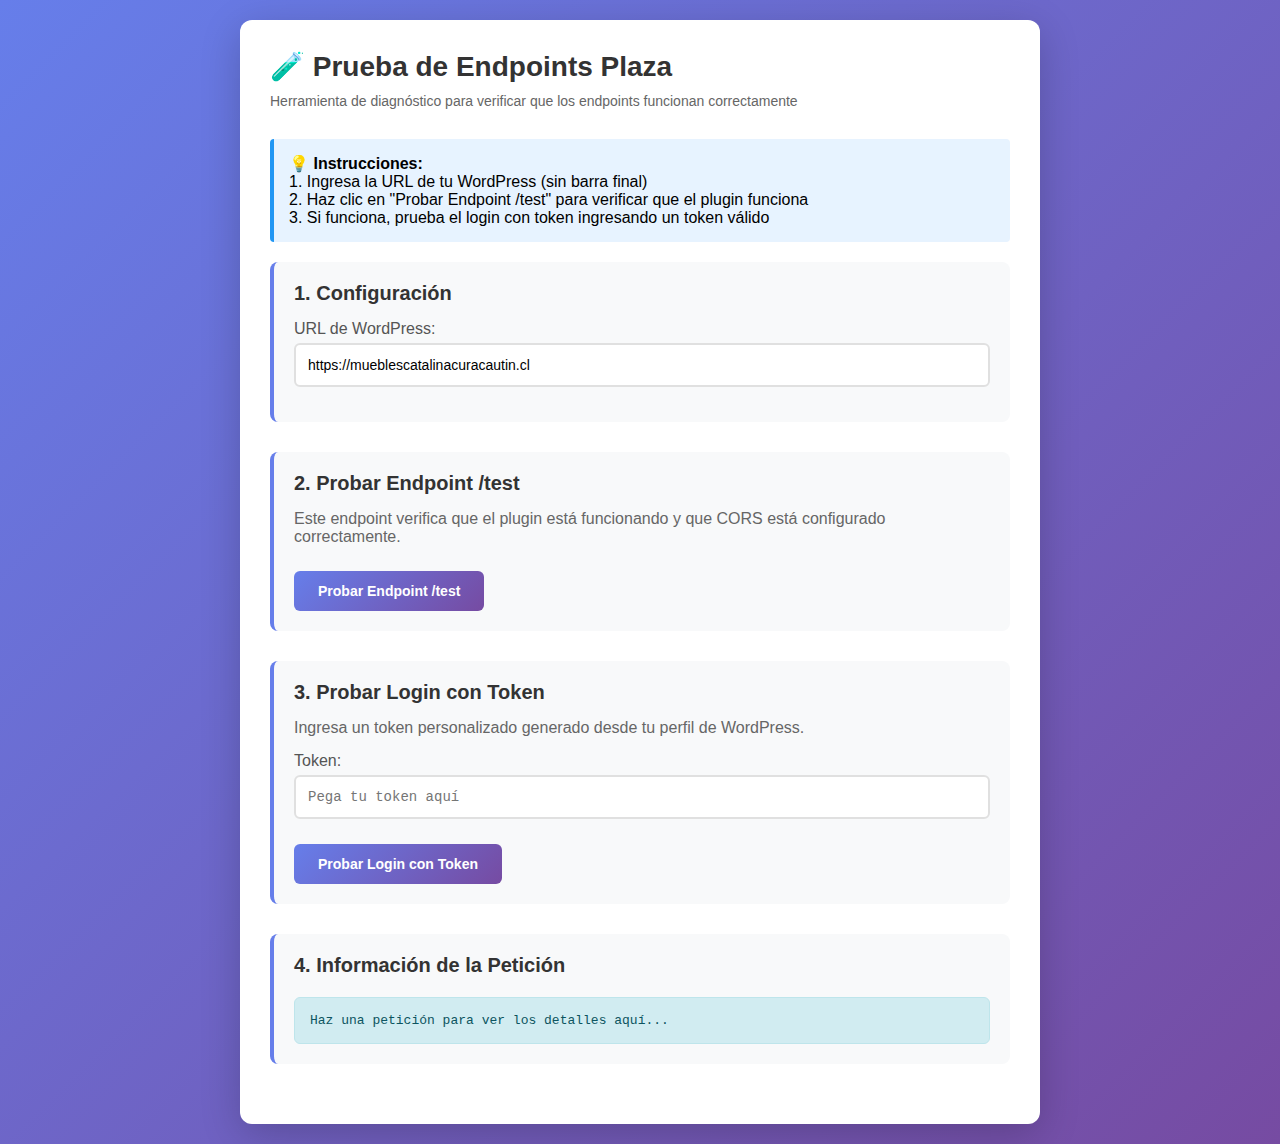
<file: test-endpoints.html>
<!DOCTYPE html>
<html lang="es">
<head>
    <meta charset="UTF-8">
    <meta name="viewport" content="width=device-width, initial-scale=1.0">
    <title>Prueba de Endpoints Plaza</title>
    <style>
        * {
            margin: 0;
            padding: 0;
            box-sizing: border-box;
        }
        
        body {
            font-family: -apple-system, BlinkMacSystemFont, 'Segoe UI', Roboto, Oxygen, Ubuntu, Cantarell, sans-serif;
            background: linear-gradient(135deg, #667eea 0%, #764ba2 100%);
            min-height: 100vh;
            padding: 20px;
        }
        
        .container {
            max-width: 800px;
            margin: 0 auto;
            background: white;
            border-radius: 12px;
            box-shadow: 0 10px 40px rgba(0,0,0,0.2);
            padding: 30px;
        }
        
        h1 {
            color: #333;
            margin-bottom: 10px;
            font-size: 28px;
        }
        
        .subtitle {
            color: #666;
            margin-bottom: 30px;
            font-size: 14px;
        }
        
        .section {
            margin-bottom: 30px;
            padding: 20px;
            background: #f8f9fa;
            border-radius: 8px;
            border-left: 4px solid #667eea;
        }
        
        .section h2 {
            color: #333;
            margin-bottom: 15px;
            font-size: 20px;
        }
        
        .input-group {
            margin-bottom: 15px;
        }
        
        label {
            display: block;
            margin-bottom: 5px;
            color: #555;
            font-weight: 500;
        }
        
        input[type="text"], input[type="url"] {
            width: 100%;
            padding: 12px;
            border: 2px solid #e0e0e0;
            border-radius: 6px;
            font-size: 14px;
            transition: border-color 0.3s;
        }
        
        input[type="text"]:focus, input[type="url"]:focus {
            outline: none;
            border-color: #667eea;
        }
        
        button {
            background: linear-gradient(135deg, #667eea 0%, #764ba2 100%);
            color: white;
            border: none;
            padding: 12px 24px;
            border-radius: 6px;
            font-size: 14px;
            font-weight: 600;
            cursor: pointer;
            transition: transform 0.2s, box-shadow 0.2s;
            margin-right: 10px;
            margin-top: 10px;
        }
        
        button:hover {
            transform: translateY(-2px);
            box-shadow: 0 5px 15px rgba(102, 126, 234, 0.4);
        }
        
        button:active {
            transform: translateY(0);
        }
        
        button:disabled {
            opacity: 0.6;
            cursor: not-allowed;
            transform: none;
        }
        
        .result {
            margin-top: 20px;
            padding: 15px;
            border-radius: 6px;
            font-family: 'Courier New', monospace;
            font-size: 13px;
            white-space: pre-wrap;
            word-wrap: break-word;
            max-height: 400px;
            overflow-y: auto;
        }
        
        .result.success {
            background: #d4edda;
            border: 1px solid #c3e6cb;
            color: #155724;
        }
        
        .result.error {
            background: #f8d7da;
            border: 1px solid #f5c6cb;
            color: #721c24;
        }
        
        .result.info {
            background: #d1ecf1;
            border: 1px solid #bee5eb;
            color: #0c5460;
        }
        
        .status {
            display: inline-block;
            padding: 4px 8px;
            border-radius: 4px;
            font-size: 12px;
            font-weight: 600;
            margin-left: 10px;
        }
        
        .status.success {
            background: #28a745;
            color: white;
        }
        
        .status.error {
            background: #dc3545;
            color: white;
        }
        
        .status.pending {
            background: #ffc107;
            color: #000;
        }
        
        .info-box {
            background: #e7f3ff;
            border-left: 4px solid #2196F3;
            padding: 15px;
            margin-bottom: 20px;
            border-radius: 4px;
        }
        
        .info-box code {
            background: rgba(0,0,0,0.1);
            padding: 2px 6px;
            border-radius: 3px;
            font-size: 12px;
        }
    </style>
</head>
<body>
    <div class="container">
        <h1>🧪 Prueba de Endpoints Plaza</h1>
        <p class="subtitle">Herramienta de diagnóstico para verificar que los endpoints funcionan correctamente</p>
        
        <div class="info-box">
            <strong>💡 Instrucciones:</strong><br>
            1. Ingresa la URL de tu WordPress (sin barra final)<br>
            2. Haz clic en "Probar Endpoint /test" para verificar que el plugin funciona<br>
            3. Si funciona, prueba el login con token ingresando un token válido
        </div>
        
        <div class="section">
            <h2>1. Configuración</h2>
            <div class="input-group">
                <label for="baseUrl">URL de WordPress:</label>
                <input type="url" id="baseUrl" placeholder="https://mueblescatalinacuracautin.cl" value="https://mueblescatalinacuracautin.cl">
            </div>
        </div>
        
        <div class="section">
            <h2>2. Probar Endpoint /test</h2>
            <p style="margin-bottom: 15px; color: #666;">Este endpoint verifica que el plugin está funcionando y que CORS está configurado correctamente.</p>
            <button onclick="testEndpoint()">Probar Endpoint /test</button>
            <div id="testResult"></div>
        </div>
        
        <div class="section">
            <h2>3. Probar Login con Token</h2>
            <p style="margin-bottom: 15px; color: #666;">Ingresa un token personalizado generado desde tu perfil de WordPress.</p>
            <div class="input-group">
                <label for="token">Token:</label>
                <input type="text" id="token" placeholder="Pega tu token aquí" style="font-family: monospace;">
            </div>
            <button onclick="testLoginToken()">Probar Login con Token</button>
            <div id="loginResult"></div>
        </div>
        
        <div class="section">
            <h2>4. Información de la Petición</h2>
            <div id="requestInfo" class="result info">Haz una petición para ver los detalles aquí...</div>
        </div>
    </div>
    
    <script>
        function showResult(elementId, data, isError = false) {
            const element = document.getElementById(elementId);
            const className = isError ? 'error' : 'success';
            const status = isError ? '<span class="status error">ERROR</span>' : '<span class="status success">ÉXITO</span>';
            
            let content = status + '\n\n';
            
            if (typeof data === 'string') {
                content += data;
            } else {
                content += JSON.stringify(data, null, 2);
            }
            
            element.innerHTML = `<div class="result ${className}">${escapeHtml(content)}</div>`;
        }
        
        function escapeHtml(text) {
            const div = document.createElement('div');
            div.textContent = text;
            return div.innerHTML;
        }
        
        function showRequestInfo(method, url, headers, body) {
            const info = document.getElementById('requestInfo');
            let content = `MÉTODO: ${method}\n`;
            content += `URL: ${url}\n\n`;
            content += `HEADERS:\n${JSON.stringify(headers, null, 2)}\n\n`;
            if (body) {
                content += `BODY:\n${JSON.stringify(body, null, 2)}`;
            }
            info.textContent = content;
        }
        
        async function testEndpoint() {
            const baseUrl = document.getElementById('baseUrl').value.trim().replace(/\/$/, '');
            const url = `${baseUrl}/wp-json/plaza/v1/test`;
            
            const resultDiv = document.getElementById('testResult');
            resultDiv.innerHTML = '<div class="result info">⏳ Probando...</div>';
            
            const headers = {
                'Content-Type': 'application/json'
            };
            
            showRequestInfo('GET', url, headers, null);
            
            try {
                const response = await fetch(url, {
                    method: 'GET',
                    headers: headers,
                    mode: 'cors',
                    credentials: 'include'
                });
                
                const data = await response.json().catch(() => ({ error: 'No se pudo parsear la respuesta como JSON' }));
                
                if (response.ok) {
                    showResult('testResult', {
                        status: response.status,
                        statusText: response.statusText,
                        headers: Object.fromEntries(response.headers.entries()),
                        data: data
                    }, false);
                } else {
                    showResult('testResult', {
                        status: response.status,
                        statusText: response.statusText,
                        error: data
                    }, true);
                }
            } catch (error) {
                showResult('testResult', {
                    error: error.message,
                    type: error.name,
                    stack: error.stack
                }, true);
            }
        }
        
        async function testLoginToken() {
            const baseUrl = document.getElementById('baseUrl').value.trim().replace(/\/$/, '');
            const token = document.getElementById('token').value.trim();
            
            if (!token) {
                showResult('loginResult', 'Por favor, ingresa un token', true);
                return;
            }
            
            const url = `${baseUrl}/wp-json/plaza/v1/login-token`;
            
            const resultDiv = document.getElementById('loginResult');
            resultDiv.innerHTML = '<div class="result info">⏳ Probando login...</div>';
            
            const body = { token: token };
            const headers = {
                'Content-Type': 'application/json'
            };
            
            showRequestInfo('POST', url, headers, body);
            
            try {
                const response = await fetch(url, {
                    method: 'POST',
                    headers: headers,
                    body: JSON.stringify(body),
                    mode: 'cors',
                    credentials: 'include'
                });
                
                const data = await response.json().catch(() => ({ error: 'No se pudo parsear la respuesta como JSON' }));
                
                if (response.ok) {
                    showResult('loginResult', {
                        status: response.status,
                        statusText: response.statusText,
                        headers: Object.fromEntries(response.headers.entries()),
                        data: data
                    }, false);
                } else {
                    showResult('loginResult', {
                        status: response.status,
                        statusText: response.statusText,
                        error: data
                    }, true);
                }
            } catch (error) {
                showResult('loginResult', {
                    error: error.message,
                    type: error.name,
                    stack: error.stack,
                    note: 'Si ves un error de CORS, verifica que el plugin esté actualizado y que los headers CORS estén configurados correctamente.'
                }, true);
            }
        }
        
        // Permitir probar con Enter en el campo de token
        document.getElementById('token').addEventListener('keypress', function(e) {
            if (e.key === 'Enter') {
                testLoginToken();
            }
        });
    </script>
</body>
</html>
</file>
<file: styles.css>
/* Reset y Variables */
* {
    margin: 0;
    padding: 0;
    box-sizing: border-box;
}

:root {
    --primary-color: #4f46e5;
    --primary-hover: #4338ca;
    --secondary-color: #6b7280;
    --success-color: #10b981;
    --danger-color: #ef4444;
    --warning-color: #f59e0b;
    --bg-color: #f9fafb;
    --card-bg: #ffffff;
    --text-primary: #111827;
    --text-secondary: #6b7280;
    --border-color: #e5e7eb;
    --shadow: 0 1px 3px 0 rgba(0, 0, 0, 0.1), 0 1px 2px 0 rgba(0, 0, 0, 0.06);
    --shadow-md: 0 4px 6px -1px rgba(0, 0, 0, 0.1), 0 2px 4px -1px rgba(0, 0, 0, 0.06);
    --shadow-lg: 0 10px 15px -3px rgba(0, 0, 0, 0.1), 0 4px 6px -2px rgba(0, 0, 0, 0.05);
}

body {
    font-family: -apple-system, BlinkMacSystemFont, 'Segoe UI', Roboto, 'Helvetica Neue', Arial, sans-serif;
    background-color: var(--bg-color);
    color: var(--text-primary);
    line-height: 1.6;
}

/* Pantallas */
.screen {
    display: none;
}

.screen.active {
    display: block;
}

/* Login Screen */
.login-container {
    min-height: 100vh;
    display: flex;
    align-items: center;
    justify-content: center;
    background: linear-gradient(135deg, #667eea 0%, #764ba2 100%);
    padding: 20px;
}

.login-box {
    background: var(--card-bg);
    padding: 40px;
    border-radius: 12px;
    box-shadow: var(--shadow-lg);
    width: 100%;
    max-width: 420px;
}

.login-box h1 {
    text-align: center;
    font-size: 2.5rem;
    margin-bottom: 10px;
    color: var(--primary-color);
}

.subtitle {
    text-align: center;
    color: var(--text-secondary);
    margin-bottom: 30px;
    font-size: 0.95rem;
}

/* Formularios */
.form-group {
    margin-bottom: 20px;
}

.form-group label {
    display: block;
    margin-bottom: 8px;
    font-weight: 500;
    color: var(--text-primary);
    font-size: 0.9rem;
}

.form-group input,
.form-group select,
.form-group textarea {
    width: 100%;
    padding: 12px;
    border: 1px solid var(--border-color);
    border-radius: 8px;
    font-size: 1rem;
    transition: all 0.2s;
}

.form-group input:focus,
.form-group select:focus,
.form-group textarea:focus {
    outline: none;
    border-color: var(--primary-color);
    box-shadow: 0 0 0 3px rgba(79, 70, 229, 0.1);
}

.form-row {
    display: grid;
    grid-template-columns: 1fr 1fr;
    gap: 15px;
}

/* Botones */
.btn {
    padding: 12px 24px;
    border: none;
    border-radius: 8px;
    font-size: 1rem;
    font-weight: 500;
    cursor: pointer;
    transition: all 0.2s;
    display: inline-flex;
    align-items: center;
    justify-content: center;
    gap: 8px;
}

.btn-primary {
    background-color: var(--primary-color);
    color: white;
}

.btn-primary:hover {
    background-color: var(--primary-hover);
}

.btn-secondary {
    background-color: var(--secondary-color);
    color: white;
}

.btn-secondary:hover {
    background-color: #4b5563;
}

.btn-danger {
    background-color: var(--danger-color);
    color: white;
}

.btn-danger:hover {
    background-color: #dc2626;
}

.btn-success {
    background-color: var(--success-color);
    color: white;
}

.btn-success:hover {
    background-color: #059669;
}

.btn-block {
    width: 100%;
}

.btn-sm {
    padding: 6px 12px;
    font-size: 0.875rem;
}

/* Error Message */
.error-message {
    color: var(--danger-color);
    margin-top: 10px;
    font-size: 0.875rem;
    display: none;
}

.error-message.show {
    display: block;
}

/* Dashboard Layout */
.header {
    background: var(--card-bg);
    border-bottom: 1px solid var(--border-color);
    padding: 20px 30px;
    position: sticky;
    top: 0;
    z-index: 100;
    box-shadow: var(--shadow);
}

.header-content {
    display: flex;
    justify-content: space-between;
    align-items: center;
}

.header h1 {
    font-size: 1.5rem;
    color: var(--primary-color);
}

.header-actions {
    display: flex;
    align-items: center;
    gap: 15px;
}

.user-info {
    color: var(--text-secondary);
    font-size: 0.9rem;
}

/* Sidebar */
.sidebar {
    position: fixed;
    left: 0;
    top: 73px;
    width: 250px;
    height: calc(100vh - 73px);
    background: var(--card-bg);
    border-right: 1px solid var(--border-color);
    padding: 20px 0;
}

.nav-menu {
    list-style: none;
}

.nav-link {
    display: block;
    padding: 15px 30px;
    color: var(--text-secondary);
    text-decoration: none;
    transition: all 0.2s;
    font-size: 1rem;
}

.nav-link:hover {
    background-color: var(--bg-color);
    color: var(--primary-color);
}

.nav-link.active {
    background-color: rgba(79, 70, 229, 0.1);
    color: var(--primary-color);
    border-right: 3px solid var(--primary-color);
    font-weight: 500;
}

/* Main Content */
.main-content {
    margin-left: 250px;
    padding: 30px;
    min-height: calc(100vh - 73px);
}

.page {
    display: none;
}

.page.active {
    display: block;
}

.page h2 {
    margin-bottom: 25px;
    font-size: 1.75rem;
    color: var(--text-primary);
}

.page-header {
    display: flex;
    justify-content: space-between;
    align-items: center;
    margin-bottom: 25px;
}

/* Stats Grid */
.stats-grid {
    display: grid;
    grid-template-columns: repeat(auto-fit, minmax(250px, 1fr));
    gap: 20px;
    margin-bottom: 30px;
}

.stat-card {
    background: var(--card-bg);
    padding: 25px;
    border-radius: 12px;
    box-shadow: var(--shadow);
    display: flex;
    align-items: center;
    gap: 20px;
    transition: transform 0.2s;
}

.stat-card:hover {
    transform: translateY(-2px);
    box-shadow: var(--shadow-md);
}

.stat-icon {
    font-size: 2.5rem;
}

.stat-info h3 {
    font-size: 2rem;
    color: var(--text-primary);
    margin-bottom: 5px;
}

.stat-info p {
    color: var(--text-secondary);
    font-size: 0.9rem;
}

/* Filters Bar */
.filters-bar {
    display: flex;
    gap: 15px;
    margin-bottom: 20px;
    flex-wrap: wrap;
}

.search-input {
    flex: 1;
    min-width: 250px;
    padding: 12px;
    border: 1px solid var(--border-color);
    border-radius: 8px;
    font-size: 1rem;
}

.filter-select {
    padding: 12px;
    border: 1px solid var(--border-color);
    border-radius: 8px;
    font-size: 1rem;
    min-width: 200px;
}

/* Tables */
.table-container {
    background: var(--card-bg);
    border-radius: 12px;
    box-shadow: var(--shadow);
    overflow: hidden;
    overflow-x: auto;
}

.data-table {
    width: 100%;
    border-collapse: collapse;
}

.data-table thead {
    background-color: var(--bg-color);
}

.data-table th {
    padding: 15px;
    text-align: left;
    font-weight: 600;
    color: var(--text-primary);
    font-size: 0.875rem;
    text-transform: uppercase;
    letter-spacing: 0.5px;
}

.data-table td {
    padding: 15px;
    border-top: 1px solid var(--border-color);
}

.data-table tbody tr:hover {
    background-color: var(--bg-color);
}

.data-table img {
    width: 50px;
    height: 50px;
    object-fit: cover;
    border-radius: 6px;
}

.loading {
    text-align: center;
    color: var(--text-secondary);
    padding: 40px !important;
}

.status-badge {
    display: inline-block;
    padding: 4px 12px;
    border-radius: 12px;
    font-size: 0.75rem;
    font-weight: 500;
    text-transform: uppercase;
}

.status-publish {
    background-color: #d1fae5;
    color: #065f46;
}

.status-draft {
    background-color: #fef3c7;
    color: #92400e;
}

.status-pending {
    background-color: #dbeafe;
    color: #1e40af;
}

.status-completed {
    background-color: #d1fae5;
    color: #065f46;
}

.status-processing {
    background-color: #dbeafe;
    color: #1e40af;
}

.status-on-hold {
    background-color: #fef3c7;
    color: #92400e;
}

.status-cancelled {
    background-color: #fee2e2;
    color: #991b1b;
}

.action-buttons {
    display: flex;
    gap: 8px;
}

/* Imágenes del Producto */
.images-container {
    display: grid;
    grid-template-columns: repeat(auto-fill, minmax(120px, 1fr));
    gap: 15px;
    margin-bottom: 15px;
    min-height: 60px;
}

.image-item {
    position: relative;
    border: 2px solid var(--border-color);
    border-radius: 8px;
    overflow: hidden;
    background: var(--bg-color);
    aspect-ratio: 1;
}

.image-item img {
    width: 100%;
    height: 100%;
    object-fit: cover;
    display: block;
}

.image-item .image-remove {
    position: absolute;
    top: 5px;
    right: 5px;
    background: rgba(239, 68, 68, 0.9);
    color: white;
    border: none;
    border-radius: 50%;
    width: 28px;
    height: 28px;
    cursor: pointer;
    display: flex;
    align-items: center;
    justify-content: center;
    font-size: 16px;
    line-height: 1;
    transition: all 0.2s;
}

.image-item .image-remove:hover {
    background: var(--danger-color);
    transform: scale(1.1);
}

.image-item .image-primary-badge {
    position: absolute;
    bottom: 5px;
    left: 5px;
    background: rgba(79, 70, 229, 0.9);
    color: white;
    padding: 4px 8px;
    border-radius: 4px;
    font-size: 0.7rem;
    font-weight: 500;
}

.image-input-group {
    display: flex;
    gap: 10px;
}

.image-url-input {
    flex: 1;
    padding: 12px;
    border: 1px solid var(--border-color);
    border-radius: 8px;
    font-size: 1rem;
}

.image-url-input:focus {
    outline: none;
    border-color: var(--primary-color);
    box-shadow: 0 0 0 3px rgba(79, 70, 229, 0.1);
}

.image-placeholder {
    display: flex;
    align-items: center;
    justify-content: center;
    color: var(--text-secondary);
    font-size: 0.875rem;
    text-align: center;
    padding: 20px;
}

/* Editor de Texto Enriquecido */
.rich-editor {
    border: 1px solid var(--border-color);
    border-radius: 8px;
    overflow: hidden;
    background: var(--card-bg);
}

.editor-toolbar {
    display: flex;
    align-items: center;
    gap: 5px;
    padding: 8px 12px;
    background: var(--bg-color);
    border-bottom: 1px solid var(--border-color);
    flex-wrap: wrap;
}

.toolbar-btn {
    padding: 6px 10px;
    border: none;
    background: transparent;
    cursor: pointer;
    border-radius: 4px;
    font-size: 0.875rem;
    color: var(--text-primary);
    transition: all 0.2s;
    display: flex;
    align-items: center;
    justify-content: center;
    min-width: 28px;
    height: 28px;
}

.toolbar-btn:hover {
    background: var(--border-color);
}

.toolbar-btn:active {
    background: var(--primary-color);
    color: white;
}

.toolbar-separator {
    width: 1px;
    height: 20px;
    background: var(--border-color);
    margin: 0 4px;
}

.editor-tab {
    font-weight: 500;
    margin-left: auto;
}

.editor-tab.active {
    background: var(--primary-color);
    color: white;
}

.editor-tab.active:hover {
    background: var(--primary-hover);
}

.editor-content {
    position: relative;
}

.editor-visual {
    min-height: 150px;
    padding: 12px;
    font-size: 1rem;
    line-height: 1.6;
    color: var(--text-primary);
    outline: none;
    overflow-y: auto;
    max-height: 400px;
}

.editor-visual:focus {
    outline: none;
}

.editor-visual p {
    margin: 0 0 10px 0;
}

.editor-visual ul,
.editor-visual ol {
    margin: 10px 0;
    padding-left: 30px;
}

.editor-visual a {
    color: var(--primary-color);
    text-decoration: underline;
}

.editor-code {
    width: 100%;
    min-height: 150px;
    padding: 12px;
    border: none;
    font-family: 'Courier New', monospace;
    font-size: 0.875rem;
    resize: vertical;
    outline: none;
    background: var(--card-bg);
    color: var(--text-primary);
}

/* Modal */
.modal {
    display: none;
    position: fixed;
    top: 0;
    left: 0;
    width: 100%;
    height: 100%;
    background-color: rgba(0, 0, 0, 0.5);
    z-index: 1000;
    align-items: center;
    justify-content: center;
}

.modal.active {
    display: flex;
}

.modal-content {
    background: var(--card-bg);
    border-radius: 12px;
    width: 90%;
    max-width: 600px;
    max-height: 90vh;
    overflow-y: auto;
    box-shadow: var(--shadow-lg);
}

.modal-header {
    display: flex;
    justify-content: space-between;
    align-items: center;
    padding: 20px 30px;
    border-bottom: 1px solid var(--border-color);
}

.modal-header h3 {
    font-size: 1.5rem;
    color: var(--text-primary);
}

.modal-close {
    background: none;
    border: none;
    font-size: 2rem;
    color: var(--text-secondary);
    cursor: pointer;
    line-height: 1;
    padding: 0;
    width: 30px;
    height: 30px;
    display: flex;
    align-items: center;
    justify-content: center;
}

.modal-close:hover {
    color: var(--text-primary);
}

.modal form {
    padding: 30px;
}

.modal-actions,
.form-actions {
    display: flex;
    justify-content: flex-end;
    gap: 10px;
    margin-top: 20px;
}

.form-control {
    width: 100%;
    padding: 10px;
    border: 1px solid var(--border-color);
    border-radius: 6px;
    font-size: 1rem;
    font-family: inherit;
}

.form-control:focus {
    outline: none;
    border-color: var(--primary-color);
    box-shadow: 0 0 0 3px rgba(79, 70, 229, 0.1);
}

/* Pagination */
.pagination {
    display: flex;
    justify-content: center;
    align-items: center;
    gap: 10px;
    margin-top: 20px;
}

.pagination button {
    padding: 8px 16px;
    border: 1px solid var(--border-color);
    background: var(--card-bg);
    border-radius: 6px;
    cursor: pointer;
    transition: all 0.2s;
}

.pagination button:hover:not(:disabled) {
    background-color: var(--bg-color);
    border-color: var(--primary-color);
}

.pagination button:disabled {
    opacity: 0.5;
    cursor: not-allowed;
}

.pagination .page-info {
    color: var(--text-secondary);
    padding: 0 10px;
}

/* Toast */
.toast {
    position: fixed;
    bottom: 20px;
    right: 20px;
    padding: 15px 20px;
    background-color: var(--text-primary);
    color: white;
    border-radius: 8px;
    box-shadow: var(--shadow-lg);
    display: none;
    z-index: 2000;
    max-width: 400px;
}

.toast.show {
    display: block;
    animation: slideIn 0.3s ease-out;
}

.toast.success {
    background-color: var(--success-color);
}

.toast.error {
    background-color: var(--danger-color);
}

@keyframes slideIn {
    from {
        transform: translateX(100%);
        opacity: 0;
    }
    to {
        transform: translateX(0);
        opacity: 1;
    }
}

/* Reportes */
.reports-filters {
    background: var(--card-bg);
    padding: 20px;
    border-radius: 12px;
    box-shadow: var(--shadow);
    margin-bottom: 25px;
}

.date-filters {
    display: flex;
    align-items: flex-end;
    gap: 15px;
    flex-wrap: wrap;
}

.date-input-group {
    display: flex;
    flex-direction: column;
    gap: 5px;
}

.date-input-group label {
    font-size: 0.875rem;
    font-weight: 500;
    color: var(--text-primary);
}

.date-input {
    padding: 10px;
    border: 1px solid var(--border-color);
    border-radius: 8px;
    font-size: 1rem;
    min-width: 150px;
}

.date-input:focus {
    outline: none;
    border-color: var(--primary-color);
    box-shadow: 0 0 0 3px rgba(79, 70, 229, 0.1);
}

.report-period {
    margin-top: 10px;
    color: var(--text-secondary);
    font-size: 0.9rem;
}

.kpi-grid {
    display: grid;
    grid-template-columns: repeat(auto-fit, minmax(250px, 1fr));
    gap: 20px;
    margin-bottom: 30px;
}

.kpi-card {
    background: var(--card-bg);
    padding: 25px;
    border-radius: 12px;
    box-shadow: var(--shadow);
    display: flex;
    align-items: center;
    gap: 20px;
    transition: transform 0.2s;
}

.kpi-card:hover {
    transform: translateY(-2px);
    box-shadow: var(--shadow-md);
}

.kpi-icon {
    font-size: 2.5rem;
    width: 60px;
    height: 60px;
    display: flex;
    align-items: center;
    justify-content: center;
    background: var(--bg-color);
    border-radius: 12px;
}

.kpi-content h3 {
    font-size: 1.75rem;
    color: var(--text-primary);
    margin-bottom: 5px;
    font-weight: 600;
}

.kpi-content p {
    color: var(--text-secondary);
    font-size: 0.875rem;
    margin: 0;
}

.report-section {
    background: var(--card-bg);
    padding: 25px;
    border-radius: 12px;
    box-shadow: var(--shadow);
    margin-bottom: 25px;
}

.report-section h3 {
    margin-bottom: 20px;
    color: var(--text-primary);
    font-size: 1.25rem;
}

.status-chart {
    display: flex;
    flex-direction: column;
    gap: 15px;
}

.status-bar-item {
    display: flex;
    align-items: center;
    gap: 15px;
}

.status-bar-label {
    min-width: 120px;
    font-weight: 500;
    color: var(--text-primary);
    font-size: 0.9rem;
}

.status-bar-container {
    flex: 1;
    height: 30px;
    background: var(--bg-color);
    border-radius: 6px;
    overflow: hidden;
    position: relative;
}

.status-bar-fill {
    height: 100%;
    border-radius: 6px;
    display: flex;
    align-items: center;
    justify-content: flex-end;
    padding: 0 10px;
    color: white;
    font-weight: 600;
    font-size: 0.875rem;
    transition: width 0.3s ease;
}

.status-bar-processing {
    background: linear-gradient(90deg, #3b82f6, #2563eb);
}

.status-bar-pending {
    background: linear-gradient(90deg, #f59e0b, #d97706);
}

.status-bar-completed {
    background: linear-gradient(90deg, #10b981, #059669);
}

.status-bar-on-hold {
    background: linear-gradient(90deg, #f59e0b, #d97706);
}

.status-bar-cancelled {
    background: linear-gradient(90deg, #ef4444, #dc2626);
}

.status-bar-refunded {
    background: linear-gradient(90deg, #6b7280, #4b5563);
}

.status-bar-failed {
    background: linear-gradient(90deg, #ef4444, #dc2626);
}

/* Configuración */
.settings-container {
    background: var(--card-bg);
    border-radius: 12px;
    box-shadow: var(--shadow);
    overflow: hidden;
}

.settings-layout {
    display: flex;
    min-height: 600px;
}

.settings-sidebar {
    width: 250px;
    background: var(--bg-color);
    border-right: 1px solid var(--border-color);
    overflow-y: auto;
}

.settings-menu {
    padding: 0;
}

.settings-menu-group {
    border-bottom: 1px solid var(--border-color);
}

.settings-menu-header {
    display: flex;
    align-items: center;
    gap: 10px;
    padding: 15px 20px;
    cursor: pointer;
    transition: all 0.2s;
    color: var(--text-primary);
    font-weight: 500;
}

.settings-menu-header:hover {
    background: var(--card-bg);
}

.settings-menu-header.active {
    background: var(--card-bg);
    color: var(--primary-color);
    border-left: 3px solid var(--primary-color);
}

.menu-icon {
    font-size: 1.2rem;
}

.menu-label {
    flex: 1;
}

.menu-arrow {
    font-size: 0.75rem;
    color: var(--text-secondary);
}

.settings-menu-subsections {
    background: var(--card-bg);
    border-top: 1px solid var(--border-color);
}

.settings-menu-subsection {
    padding: 12px 20px 12px 50px;
    cursor: pointer;
    color: var(--text-secondary);
    transition: all 0.2s;
    border-left: 3px solid transparent;
}

.settings-menu-subsection:hover {
    background: var(--bg-color);
    color: var(--text-primary);
}

.settings-menu-subsection.active {
    background: rgba(79, 70, 229, 0.1);
    color: var(--primary-color);
    border-left-color: var(--primary-color);
    font-weight: 500;
}

.settings-main {
    flex: 1;
    padding: 30px;
    overflow-y: auto;
}

.settings-submenu {
    border-bottom: 1px solid var(--border-color);
    margin-bottom: 25px;
    padding-bottom: 15px;
}

.settings-submenu-items {
    display: flex;
    align-items: center;
    gap: 5px;
    flex-wrap: wrap;
}

.settings-submenu-item {
    padding: 8px 15px;
    border: none;
    background: transparent;
    cursor: pointer;
    color: var(--primary-color);
    font-size: 0.95rem;
    transition: all 0.2s;
    border-bottom: 2px solid transparent;
    white-space: nowrap;
}

.settings-submenu-item:hover {
    color: var(--primary-hover);
}

.settings-submenu-item.active {
    color: var(--text-primary);
    font-weight: 600;
    border-bottom-color: var(--primary-color);
}

.settings-submenu-separator {
    color: var(--border-color);
    font-size: 1.2rem;
    padding: 0 5px;
}

.settings-section {
    margin-bottom: 30px;
}

.settings-section-title {
    font-size: 1.25rem;
    color: var(--text-primary);
    margin-bottom: 20px;
    padding-bottom: 10px;
    border-bottom: 2px solid var(--border-color);
    font-weight: 600;
}

.settings-subsection {
    margin-bottom: 25px;
    padding-left: 20px;
}

.settings-subsection-title {
    font-size: 1rem;
    color: var(--text-primary);
    margin-bottom: 15px;
    font-weight: 500;
}

.settings-fieldset {
    border: none;
    padding: 0;
    margin: 0;
    margin-bottom: 15px;
}

.settings-fieldset .checkbox-label {
    display: flex;
    align-items: center;
    gap: 8px;
    cursor: pointer;
    font-weight: normal;
}

.settings-fieldset .checkbox-label input[type="checkbox"] {
    width: 18px;
    height: 18px;
    cursor: pointer;
    margin: 0;
}

.settings-message {
    padding: 40px;
    text-align: center;
    color: var(--text-secondary);
}

.settings-actions {
    margin-top: 30px;
    padding-top: 20px;
    border-top: 1px solid var(--border-color);
    display: flex;
    justify-content: flex-end;
}

.checkbox-label {
    display: flex;
    align-items: center;
    gap: 10px;
    cursor: pointer;
}

.checkbox-label input[type="checkbox"] {
    width: 20px;
    height: 20px;
    cursor: pointer;
}

/* Responsive */
@media (max-width: 768px) {
    .sidebar {
        width: 100%;
        height: auto;
        position: relative;
        top: 0;
    }

    .main-content {
        margin-left: 0;
    }

    .form-row {
        grid-template-columns: 1fr;
    }

    .stats-grid {
        grid-template-columns: 1fr;
    }

    .page-header {
        flex-direction: column;
        align-items: flex-start;
        gap: 15px;
    }
}

/* ========== ENVÍOS ========== */

.shipping-zones-container {
    display: flex;
    flex-direction: column;
    gap: 20px;
    margin-top: 20px;
}

.shipping-zone-card {
    background: var(--card-bg);
    border: 1px solid var(--border-color);
    border-radius: 8px;
    padding: 20px;
    box-shadow: var(--shadow);
}

.shipping-zone-header {
    display: flex;
    justify-content: space-between;
    align-items: flex-start;
    margin-bottom: 20px;
    padding-bottom: 15px;
    border-bottom: 1px solid var(--border-color);
}

.zone-info {
    flex: 1;
}

.zone-name {
    font-size: 1.25rem;
    font-weight: 600;
    color: var(--text-primary);
    margin-bottom: 8px;
}

.zone-locations {
    color: var(--text-secondary);
    font-size: 0.875rem;
    margin: 0;
}

.zone-actions {
    display: flex;
    gap: 10px;
    flex-wrap: wrap;
}

.shipping-zone-methods {
    margin-top: 15px;
}

.shipping-zone-methods h4 {
    font-size: 1rem;
    font-weight: 600;
    margin-bottom: 12px;
    color: var(--text-primary);
}

.shipping-methods-list {
    list-style: none;
    padding: 0;
    margin: 0;
}

.shipping-method-item {
    display: flex;
    justify-content: space-between;
    align-items: center;
    padding: 12px 15px;
    background: var(--bg-color);
    border: 1px solid var(--border-color);
    border-radius: 6px;
    margin-bottom: 8px;
}

.shipping-method-item.disabled {
    opacity: 0.6;
}

.method-title {
    font-weight: 500;
    color: var(--text-primary);
}

.method-actions {
    display: flex;
    gap: 8px;
}

.btn-icon {
    background: none;
    border: none;
    cursor: pointer;
    padding: 4px 8px;
    font-size: 1rem;
    border-radius: 4px;
    transition: background-color 0.2s;
}

.btn-icon:hover {
    background: var(--bg-color);
}

.no-methods {
    color: var(--text-secondary);
    font-style: italic;
    padding: 15px;
    text-align: center;
    background: var(--bg-color);
    border-radius: 6px;
}
</file>
<file: public_html/styles.css>
/* Reset y Variables */
* {
    margin: 0;
    padding: 0;
    box-sizing: border-box;
}

:root {
    --primary-color: #4f46e5;
    --primary-hover: #4338ca;
    --secondary-color: #6b7280;
    --success-color: #10b981;
    --danger-color: #ef4444;
    --warning-color: #f59e0b;
    --bg-color: #f9fafb;
    --card-bg: #ffffff;
    --text-primary: #111827;
    --text-secondary: #6b7280;
    --border-color: #e5e7eb;
    --shadow: 0 1px 3px 0 rgba(0, 0, 0, 0.1), 0 1px 2px 0 rgba(0, 0, 0, 0.06);
    --shadow-md: 0 4px 6px -1px rgba(0, 0, 0, 0.1), 0 2px 4px -1px rgba(0, 0, 0, 0.06);
    --shadow-lg: 0 10px 15px -3px rgba(0, 0, 0, 0.1), 0 4px 6px -2px rgba(0, 0, 0, 0.05);
}

body {
    font-family: -apple-system, BlinkMacSystemFont, 'Segoe UI', Roboto, 'Helvetica Neue', Arial, sans-serif;
    background-color: var(--bg-color);
    color: var(--text-primary);
    line-height: 1.6;
}

/* Pantallas */
.screen {
    display: none;
}

.screen.active {
    display: block;
}

/* Login Screen */
.login-container {
    min-height: 100vh;
    display: flex;
    align-items: center;
    justify-content: center;
    background: linear-gradient(135deg, #667eea 0%, #764ba2 100%);
    padding: 20px;
}

.login-box {
    background: var(--card-bg);
    padding: 40px;
    border-radius: 12px;
    box-shadow: var(--shadow-lg);
    width: 100%;
    max-width: 420px;
}

.login-box h1 {
    text-align: center;
    font-size: 2.5rem;
    margin-bottom: 10px;
    color: var(--primary-color);
}

.subtitle {
    text-align: center;
    color: var(--text-secondary);
    margin-bottom: 30px;
    font-size: 0.95rem;
}

/* Formularios */
.form-group {
    margin-bottom: 20px;
}

.form-group label {
    display: block;
    margin-bottom: 8px;
    font-weight: 500;
    color: var(--text-primary);
    font-size: 0.9rem;
}

.form-group input,
.form-group select,
.form-group textarea {
    width: 100%;
    padding: 12px;
    border: 1px solid var(--border-color);
    border-radius: 8px;
    font-size: 1rem;
    transition: all 0.2s;
}

.form-group input:focus,
.form-group select:focus,
.form-group textarea:focus {
    outline: none;
    border-color: var(--primary-color);
    box-shadow: 0 0 0 3px rgba(79, 70, 229, 0.1);
}

.form-row {
    display: grid;
    grid-template-columns: 1fr 1fr;
    gap: 15px;
}

/* Botones */
.btn {
    padding: 12px 24px;
    border: none;
    border-radius: 8px;
    font-size: 1rem;
    font-weight: 500;
    cursor: pointer;
    transition: all 0.2s;
    display: inline-flex;
    align-items: center;
    justify-content: center;
    gap: 8px;
}

.btn-primary {
    background-color: var(--primary-color);
    color: white;
}

.btn-primary:hover {
    background-color: var(--primary-hover);
}

.btn-secondary {
    background-color: var(--secondary-color);
    color: white;
}

.btn-secondary:hover {
    background-color: #4b5563;
}

.btn-danger {
    background-color: var(--danger-color);
    color: white;
}

.btn-danger:hover {
    background-color: #dc2626;
}

.btn-success {
    background-color: var(--success-color);
    color: white;
}

.btn-success:hover {
    background-color: #059669;
}

.btn-block {
    width: 100%;
}

.btn-sm {
    padding: 6px 12px;
    font-size: 0.875rem;
}

/* Error Message */
.error-message {
    color: var(--danger-color);
    margin-top: 10px;
    font-size: 0.875rem;
    display: none;
}

.error-message.show {
    display: block;
}

/* Dashboard Layout */
.header {
    background: var(--card-bg);
    border-bottom: 1px solid var(--border-color);
    padding: 20px 30px;
    position: sticky;
    top: 0;
    z-index: 100;
    box-shadow: var(--shadow);
}

.header-content {
    display: flex;
    justify-content: space-between;
    align-items: center;
}

.header h1 {
    font-size: 1.5rem;
    color: var(--primary-color);
}

.header-actions {
    display: flex;
    align-items: center;
    gap: 15px;
}

.user-info {
    color: var(--text-secondary);
    font-size: 0.9rem;
}

/* Sidebar */
.sidebar {
    position: fixed;
    left: 0;
    top: 73px;
    width: 250px;
    height: calc(100vh - 73px);
    background: var(--card-bg);
    border-right: 1px solid var(--border-color);
    padding: 20px 0;
}

.nav-menu {
    list-style: none;
}

.nav-link {
    display: block;
    padding: 15px 30px;
    color: var(--text-secondary);
    text-decoration: none;
    transition: all 0.2s;
    font-size: 1rem;
}

.nav-link:hover {
    background-color: var(--bg-color);
    color: var(--primary-color);
}

.nav-link.active {
    background-color: rgba(79, 70, 229, 0.1);
    color: var(--primary-color);
    border-right: 3px solid var(--primary-color);
    font-weight: 500;
}

/* Main Content */
.main-content {
    margin-left: 250px;
    padding: 30px;
    min-height: calc(100vh - 73px);
}

.page {
    display: none;
}

.page.active {
    display: block;
}

.page h2 {
    margin-bottom: 25px;
    font-size: 1.75rem;
    color: var(--text-primary);
}

.page-header {
    display: flex;
    justify-content: space-between;
    align-items: center;
    margin-bottom: 25px;
}

/* Stats Grid */
.stats-grid {
    display: grid;
    grid-template-columns: repeat(auto-fit, minmax(250px, 1fr));
    gap: 20px;
    margin-bottom: 30px;
}

.stat-card {
    background: var(--card-bg);
    padding: 25px;
    border-radius: 12px;
    box-shadow: var(--shadow);
    display: flex;
    align-items: center;
    gap: 20px;
    transition: transform 0.2s;
}

.stat-card:hover {
    transform: translateY(-2px);
    box-shadow: var(--shadow-md);
}

.stat-icon {
    font-size: 2.5rem;
}

.stat-info h3 {
    font-size: 2rem;
    color: var(--text-primary);
    margin-bottom: 5px;
}

.stat-info p {
    color: var(--text-secondary);
    font-size: 0.9rem;
}

/* Filters Bar */
.filters-bar {
    display: flex;
    gap: 15px;
    margin-bottom: 20px;
    flex-wrap: wrap;
}

.search-input {
    flex: 1;
    min-width: 250px;
    padding: 12px;
    border: 1px solid var(--border-color);
    border-radius: 8px;
    font-size: 1rem;
}

.filter-select {
    padding: 12px;
    border: 1px solid var(--border-color);
    border-radius: 8px;
    font-size: 1rem;
    min-width: 200px;
}

/* Tables */
.table-container {
    background: var(--card-bg);
    border-radius: 12px;
    box-shadow: var(--shadow);
    overflow: hidden;
    overflow-x: auto;
}

.data-table {
    width: 100%;
    border-collapse: collapse;
}

.data-table thead {
    background-color: var(--bg-color);
}

.data-table th {
    padding: 15px;
    text-align: left;
    font-weight: 600;
    color: var(--text-primary);
    font-size: 0.875rem;
    text-transform: uppercase;
    letter-spacing: 0.5px;
}

.data-table td {
    padding: 15px;
    border-top: 1px solid var(--border-color);
}

.data-table tbody tr:hover {
    background-color: var(--bg-color);
}

.data-table img {
    width: 50px;
    height: 50px;
    object-fit: cover;
    border-radius: 6px;
}

.loading {
    text-align: center;
    color: var(--text-secondary);
    padding: 40px !important;
}

.status-badge {
    display: inline-block;
    padding: 4px 12px;
    border-radius: 12px;
    font-size: 0.75rem;
    font-weight: 500;
    text-transform: uppercase;
}

.status-publish {
    background-color: #d1fae5;
    color: #065f46;
}

.status-draft {
    background-color: #fef3c7;
    color: #92400e;
}

.status-pending {
    background-color: #dbeafe;
    color: #1e40af;
}

.status-completed {
    background-color: #d1fae5;
    color: #065f46;
}

.status-processing {
    background-color: #dbeafe;
    color: #1e40af;
}

.status-on-hold {
    background-color: #fef3c7;
    color: #92400e;
}

.status-cancelled {
    background-color: #fee2e2;
    color: #991b1b;
}

.action-buttons {
    display: flex;
    gap: 8px;
}

/* Imágenes del Producto */
.images-container {
    display: grid;
    grid-template-columns: repeat(auto-fill, minmax(120px, 1fr));
    gap: 15px;
    margin-bottom: 15px;
    min-height: 60px;
}

.image-item {
    position: relative;
    border: 2px solid var(--border-color);
    border-radius: 8px;
    overflow: hidden;
    background: var(--bg-color);
    aspect-ratio: 1;
}

.image-item img {
    width: 100%;
    height: 100%;
    object-fit: cover;
    display: block;
}

.image-item .image-remove {
    position: absolute;
    top: 5px;
    right: 5px;
    background: rgba(239, 68, 68, 0.9);
    color: white;
    border: none;
    border-radius: 50%;
    width: 28px;
    height: 28px;
    cursor: pointer;
    display: flex;
    align-items: center;
    justify-content: center;
    font-size: 16px;
    line-height: 1;
    transition: all 0.2s;
}

.image-item .image-remove:hover {
    background: var(--danger-color);
    transform: scale(1.1);
}

.image-item .image-primary-badge {
    position: absolute;
    bottom: 5px;
    left: 5px;
    background: rgba(79, 70, 229, 0.9);
    color: white;
    padding: 4px 8px;
    border-radius: 4px;
    font-size: 0.7rem;
    font-weight: 500;
}

.image-input-group {
    display: flex;
    gap: 10px;
}

.image-url-input {
    flex: 1;
    padding: 12px;
    border: 1px solid var(--border-color);
    border-radius: 8px;
    font-size: 1rem;
}

.image-url-input:focus {
    outline: none;
    border-color: var(--primary-color);
    box-shadow: 0 0 0 3px rgba(79, 70, 229, 0.1);
}

.image-placeholder {
    display: flex;
    align-items: center;
    justify-content: center;
    color: var(--text-secondary);
    font-size: 0.875rem;
    text-align: center;
    padding: 20px;
}

/* Editor de Texto Enriquecido */
.rich-editor {
    border: 1px solid var(--border-color);
    border-radius: 8px;
    overflow: hidden;
    background: var(--card-bg);
}

.editor-toolbar {
    display: flex;
    align-items: center;
    gap: 5px;
    padding: 8px 12px;
    background: var(--bg-color);
    border-bottom: 1px solid var(--border-color);
    flex-wrap: wrap;
}

.toolbar-btn {
    padding: 6px 10px;
    border: none;
    background: transparent;
    cursor: pointer;
    border-radius: 4px;
    font-size: 0.875rem;
    color: var(--text-primary);
    transition: all 0.2s;
    display: flex;
    align-items: center;
    justify-content: center;
    min-width: 28px;
    height: 28px;
}

.toolbar-btn:hover {
    background: var(--border-color);
}

.toolbar-btn:active {
    background: var(--primary-color);
    color: white;
}

.toolbar-separator {
    width: 1px;
    height: 20px;
    background: var(--border-color);
    margin: 0 4px;
}

.editor-tab {
    font-weight: 500;
    margin-left: auto;
}

.editor-tab.active {
    background: var(--primary-color);
    color: white;
}

.editor-tab.active:hover {
    background: var(--primary-hover);
}

.editor-content {
    position: relative;
}

.editor-visual {
    min-height: 150px;
    padding: 12px;
    font-size: 1rem;
    line-height: 1.6;
    color: var(--text-primary);
    outline: none;
    overflow-y: auto;
    max-height: 400px;
}

.editor-visual:focus {
    outline: none;
}

.editor-visual p {
    margin: 0 0 10px 0;
}

.editor-visual ul,
.editor-visual ol {
    margin: 10px 0;
    padding-left: 30px;
}

.editor-visual a {
    color: var(--primary-color);
    text-decoration: underline;
}

.editor-code {
    width: 100%;
    min-height: 150px;
    padding: 12px;
    border: none;
    font-family: 'Courier New', monospace;
    font-size: 0.875rem;
    resize: vertical;
    outline: none;
    background: var(--card-bg);
    color: var(--text-primary);
}

/* Modal */
.modal {
    display: none;
    position: fixed;
    top: 0;
    left: 0;
    width: 100%;
    height: 100%;
    background-color: rgba(0, 0, 0, 0.5);
    z-index: 1000;
    align-items: center;
    justify-content: center;
}

.modal.active {
    display: flex;
}

.modal-content {
    background: var(--card-bg);
    border-radius: 12px;
    width: 90%;
    max-width: 600px;
    max-height: 90vh;
    overflow-y: auto;
    box-shadow: var(--shadow-lg);
}

.modal-header {
    display: flex;
    justify-content: space-between;
    align-items: center;
    padding: 20px 30px;
    border-bottom: 1px solid var(--border-color);
}

.modal-header h3 {
    font-size: 1.5rem;
    color: var(--text-primary);
}

.modal-close {
    background: none;
    border: none;
    font-size: 2rem;
    color: var(--text-secondary);
    cursor: pointer;
    line-height: 1;
    padding: 0;
    width: 30px;
    height: 30px;
    display: flex;
    align-items: center;
    justify-content: center;
}

.modal-close:hover {
    color: var(--text-primary);
}

.modal form {
    padding: 30px;
}

.modal-actions,
.form-actions {
    display: flex;
    justify-content: flex-end;
    gap: 10px;
    margin-top: 20px;
}

.form-control {
    width: 100%;
    padding: 10px;
    border: 1px solid var(--border-color);
    border-radius: 6px;
    font-size: 1rem;
    font-family: inherit;
}

.form-control:focus {
    outline: none;
    border-color: var(--primary-color);
    box-shadow: 0 0 0 3px rgba(79, 70, 229, 0.1);
}

/* Pagination */
.pagination {
    display: flex;
    justify-content: center;
    align-items: center;
    gap: 10px;
    margin-top: 20px;
}

.pagination button {
    padding: 8px 16px;
    border: 1px solid var(--border-color);
    background: var(--card-bg);
    border-radius: 6px;
    cursor: pointer;
    transition: all 0.2s;
}

.pagination button:hover:not(:disabled) {
    background-color: var(--bg-color);
    border-color: var(--primary-color);
}

.pagination button:disabled {
    opacity: 0.5;
    cursor: not-allowed;
}

.pagination .page-info {
    color: var(--text-secondary);
    padding: 0 10px;
}

/* Toast */
.toast {
    position: fixed;
    bottom: 20px;
    right: 20px;
    padding: 15px 20px;
    background-color: var(--text-primary);
    color: white;
    border-radius: 8px;
    box-shadow: var(--shadow-lg);
    display: none;
    z-index: 2000;
    max-width: 400px;
}

.toast.show {
    display: block;
    animation: slideIn 0.3s ease-out;
}

.toast.success {
    background-color: var(--success-color);
}

.toast.error {
    background-color: var(--danger-color);
}

@keyframes slideIn {
    from {
        transform: translateX(100%);
        opacity: 0;
    }
    to {
        transform: translateX(0);
        opacity: 1;
    }
}

/* Reportes */
.reports-filters {
    background: var(--card-bg);
    padding: 20px;
    border-radius: 12px;
    box-shadow: var(--shadow);
    margin-bottom: 25px;
}

.date-filters {
    display: flex;
    align-items: flex-end;
    gap: 15px;
    flex-wrap: wrap;
}

.date-input-group {
    display: flex;
    flex-direction: column;
    gap: 5px;
}

.date-input-group label {
    font-size: 0.875rem;
    font-weight: 500;
    color: var(--text-primary);
}

.date-input {
    padding: 10px;
    border: 1px solid var(--border-color);
    border-radius: 8px;
    font-size: 1rem;
    min-width: 150px;
}

.date-input:focus {
    outline: none;
    border-color: var(--primary-color);
    box-shadow: 0 0 0 3px rgba(79, 70, 229, 0.1);
}

.report-period {
    margin-top: 10px;
    color: var(--text-secondary);
    font-size: 0.9rem;
}

.kpi-grid {
    display: grid;
    grid-template-columns: repeat(auto-fit, minmax(250px, 1fr));
    gap: 20px;
    margin-bottom: 30px;
}

.kpi-card {
    background: var(--card-bg);
    padding: 25px;
    border-radius: 12px;
    box-shadow: var(--shadow);
    display: flex;
    align-items: center;
    gap: 20px;
    transition: transform 0.2s;
}

.kpi-card:hover {
    transform: translateY(-2px);
    box-shadow: var(--shadow-md);
}

.kpi-icon {
    font-size: 2.5rem;
    width: 60px;
    height: 60px;
    display: flex;
    align-items: center;
    justify-content: center;
    background: var(--bg-color);
    border-radius: 12px;
}

.kpi-content h3 {
    font-size: 1.75rem;
    color: var(--text-primary);
    margin-bottom: 5px;
    font-weight: 600;
}

.kpi-content p {
    color: var(--text-secondary);
    font-size: 0.875rem;
    margin: 0;
}

.report-section {
    background: var(--card-bg);
    padding: 25px;
    border-radius: 12px;
    box-shadow: var(--shadow);
    margin-bottom: 25px;
}

.report-section h3 {
    margin-bottom: 20px;
    color: var(--text-primary);
    font-size: 1.25rem;
}

.status-chart {
    display: flex;
    flex-direction: column;
    gap: 15px;
}

.status-bar-item {
    display: flex;
    align-items: center;
    gap: 15px;
}

.status-bar-label {
    min-width: 120px;
    font-weight: 500;
    color: var(--text-primary);
    font-size: 0.9rem;
}

.status-bar-container {
    flex: 1;
    height: 30px;
    background: var(--bg-color);
    border-radius: 6px;
    overflow: hidden;
    position: relative;
}

.status-bar-fill {
    height: 100%;
    border-radius: 6px;
    display: flex;
    align-items: center;
    justify-content: flex-end;
    padding: 0 10px;
    color: white;
    font-weight: 600;
    font-size: 0.875rem;
    transition: width 0.3s ease;
}

.status-bar-processing {
    background: linear-gradient(90deg, #3b82f6, #2563eb);
}

.status-bar-pending {
    background: linear-gradient(90deg, #f59e0b, #d97706);
}

.status-bar-completed {
    background: linear-gradient(90deg, #10b981, #059669);
}

.status-bar-on-hold {
    background: linear-gradient(90deg, #f59e0b, #d97706);
}

.status-bar-cancelled {
    background: linear-gradient(90deg, #ef4444, #dc2626);
}

.status-bar-refunded {
    background: linear-gradient(90deg, #6b7280, #4b5563);
}

.status-bar-failed {
    background: linear-gradient(90deg, #ef4444, #dc2626);
}

/* Configuración */
.settings-container {
    background: var(--card-bg);
    border-radius: 12px;
    box-shadow: var(--shadow);
    overflow: hidden;
}

.settings-layout {
    display: flex;
    min-height: 600px;
}

.settings-sidebar {
    width: 250px;
    background: var(--bg-color);
    border-right: 1px solid var(--border-color);
    overflow-y: auto;
}

.settings-menu {
    padding: 0;
}

.settings-menu-group {
    border-bottom: 1px solid var(--border-color);
}

.settings-menu-header {
    display: flex;
    align-items: center;
    gap: 10px;
    padding: 15px 20px;
    cursor: pointer;
    transition: all 0.2s;
    color: var(--text-primary);
    font-weight: 500;
}

.settings-menu-header:hover {
    background: var(--card-bg);
}

.settings-menu-header.active {
    background: var(--card-bg);
    color: var(--primary-color);
    border-left: 3px solid var(--primary-color);
}

.menu-icon {
    font-size: 1.2rem;
}

.menu-label {
    flex: 1;
}

.menu-arrow {
    font-size: 0.75rem;
    color: var(--text-secondary);
}

.settings-menu-subsections {
    background: var(--card-bg);
    border-top: 1px solid var(--border-color);
}

.settings-menu-subsection {
    padding: 12px 20px 12px 50px;
    cursor: pointer;
    color: var(--text-secondary);
    transition: all 0.2s;
    border-left: 3px solid transparent;
}

.settings-menu-subsection:hover {
    background: var(--bg-color);
    color: var(--text-primary);
}

.settings-menu-subsection.active {
    background: rgba(79, 70, 229, 0.1);
    color: var(--primary-color);
    border-left-color: var(--primary-color);
    font-weight: 500;
}

.settings-main {
    flex: 1;
    padding: 30px;
    overflow-y: auto;
}

.settings-submenu {
    border-bottom: 1px solid var(--border-color);
    margin-bottom: 25px;
    padding-bottom: 15px;
}

.settings-submenu-items {
    display: flex;
    align-items: center;
    gap: 5px;
    flex-wrap: wrap;
}

.settings-submenu-item {
    padding: 8px 15px;
    border: none;
    background: transparent;
    cursor: pointer;
    color: var(--primary-color);
    font-size: 0.95rem;
    transition: all 0.2s;
    border-bottom: 2px solid transparent;
    white-space: nowrap;
}

.settings-submenu-item:hover {
    color: var(--primary-hover);
}

.settings-submenu-item.active {
    color: var(--text-primary);
    font-weight: 600;
    border-bottom-color: var(--primary-color);
}

.settings-submenu-separator {
    color: var(--border-color);
    font-size: 1.2rem;
    padding: 0 5px;
}

.settings-section {
    margin-bottom: 30px;
}

.settings-section-title {
    font-size: 1.25rem;
    color: var(--text-primary);
    margin-bottom: 20px;
    padding-bottom: 10px;
    border-bottom: 2px solid var(--border-color);
    font-weight: 600;
}

.settings-subsection {
    margin-bottom: 25px;
    padding-left: 20px;
}

.settings-subsection-title {
    font-size: 1rem;
    color: var(--text-primary);
    margin-bottom: 15px;
    font-weight: 500;
}

.settings-fieldset {
    border: none;
    padding: 0;
    margin: 0;
    margin-bottom: 15px;
}

.settings-fieldset .checkbox-label {
    display: flex;
    align-items: center;
    gap: 8px;
    cursor: pointer;
    font-weight: normal;
}

.settings-fieldset .checkbox-label input[type="checkbox"] {
    width: 18px;
    height: 18px;
    cursor: pointer;
    margin: 0;
}

.settings-message {
    padding: 40px;
    text-align: center;
    color: var(--text-secondary);
}

.settings-actions {
    margin-top: 30px;
    padding-top: 20px;
    border-top: 1px solid var(--border-color);
    display: flex;
    justify-content: flex-end;
}

.checkbox-label {
    display: flex;
    align-items: center;
    gap: 10px;
    cursor: pointer;
}

.checkbox-label input[type="checkbox"] {
    width: 20px;
    height: 20px;
    cursor: pointer;
}

/* Responsive */
@media (max-width: 768px) {
    .sidebar {
        width: 100%;
        height: auto;
        position: relative;
        top: 0;
    }

    .main-content {
        margin-left: 0;
    }

    .form-row {
        grid-template-columns: 1fr;
    }

    .stats-grid {
        grid-template-columns: 1fr;
    }

    .page-header {
        flex-direction: column;
        align-items: flex-start;
        gap: 15px;
    }
}

/* ========== ENVÍOS ========== */

.shipping-zones-container {
    display: flex;
    flex-direction: column;
    gap: 20px;
    margin-top: 20px;
}

.shipping-zone-card {
    background: var(--card-bg);
    border: 1px solid var(--border-color);
    border-radius: 8px;
    padding: 20px;
    box-shadow: var(--shadow);
}

.shipping-zone-header {
    display: flex;
    justify-content: space-between;
    align-items: flex-start;
    margin-bottom: 20px;
    padding-bottom: 15px;
    border-bottom: 1px solid var(--border-color);
}

.zone-info {
    flex: 1;
}

.zone-name {
    font-size: 1.25rem;
    font-weight: 600;
    color: var(--text-primary);
    margin-bottom: 8px;
}

.zone-locations {
    color: var(--text-secondary);
    font-size: 0.875rem;
    margin: 0;
}

.zone-actions {
    display: flex;
    gap: 10px;
    flex-wrap: wrap;
}

.shipping-zone-methods {
    margin-top: 15px;
}

.shipping-zone-methods h4 {
    font-size: 1rem;
    font-weight: 600;
    margin-bottom: 12px;
    color: var(--text-primary);
}

.shipping-methods-list {
    list-style: none;
    padding: 0;
    margin: 0;
}

.shipping-method-item {
    display: flex;
    justify-content: space-between;
    align-items: center;
    padding: 12px 15px;
    background: var(--bg-color);
    border: 1px solid var(--border-color);
    border-radius: 6px;
    margin-bottom: 8px;
}

.shipping-method-item.disabled {
    opacity: 0.6;
}

.method-title {
    font-weight: 500;
    color: var(--text-primary);
}

.method-actions {
    display: flex;
    gap: 8px;
}

.btn-icon {
    background: none;
    border: none;
    cursor: pointer;
    padding: 4px 8px;
    font-size: 1rem;
    border-radius: 4px;
    transition: background-color 0.2s;
}

.btn-icon:hover {
    background: var(--bg-color);
}

.no-methods {
    color: var(--text-secondary);
    font-style: italic;
    padding: 15px;
    text-align: center;
    background: var(--bg-color);
    border-radius: 6px;
}
</file>
